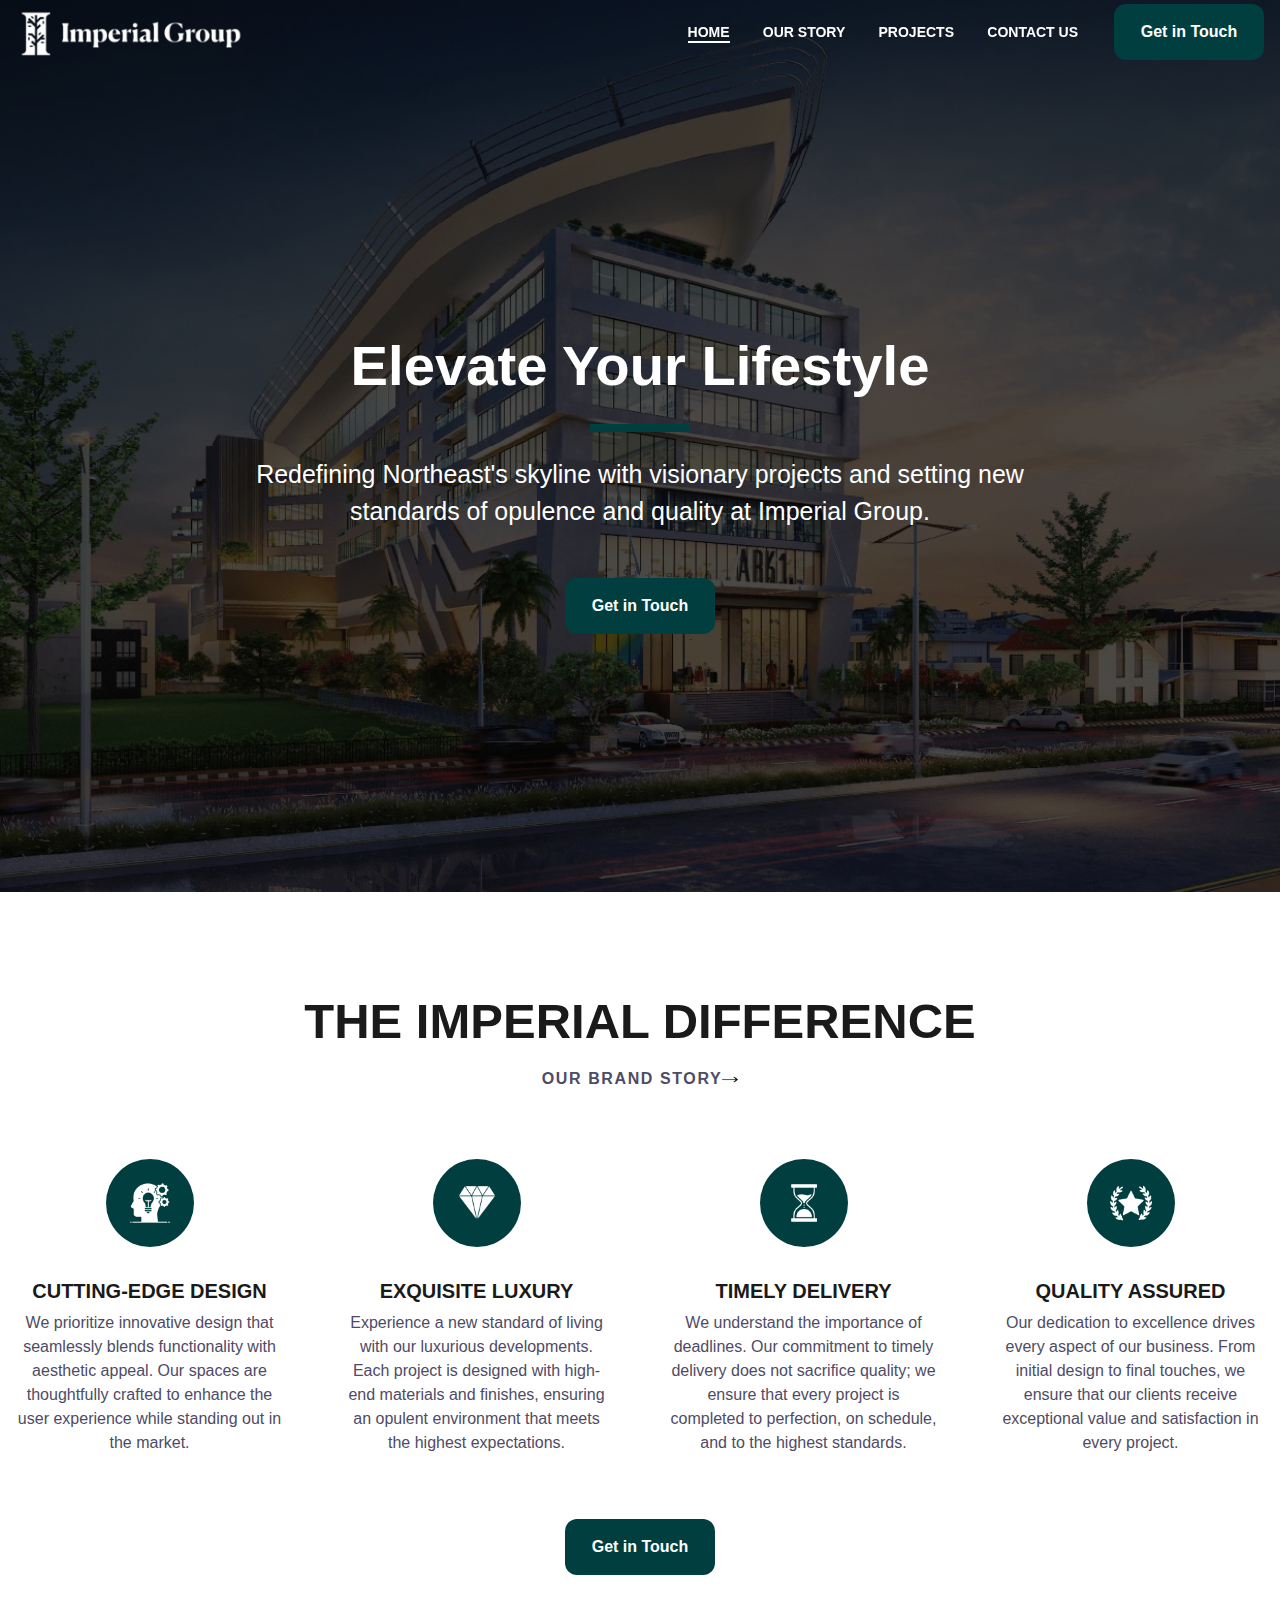
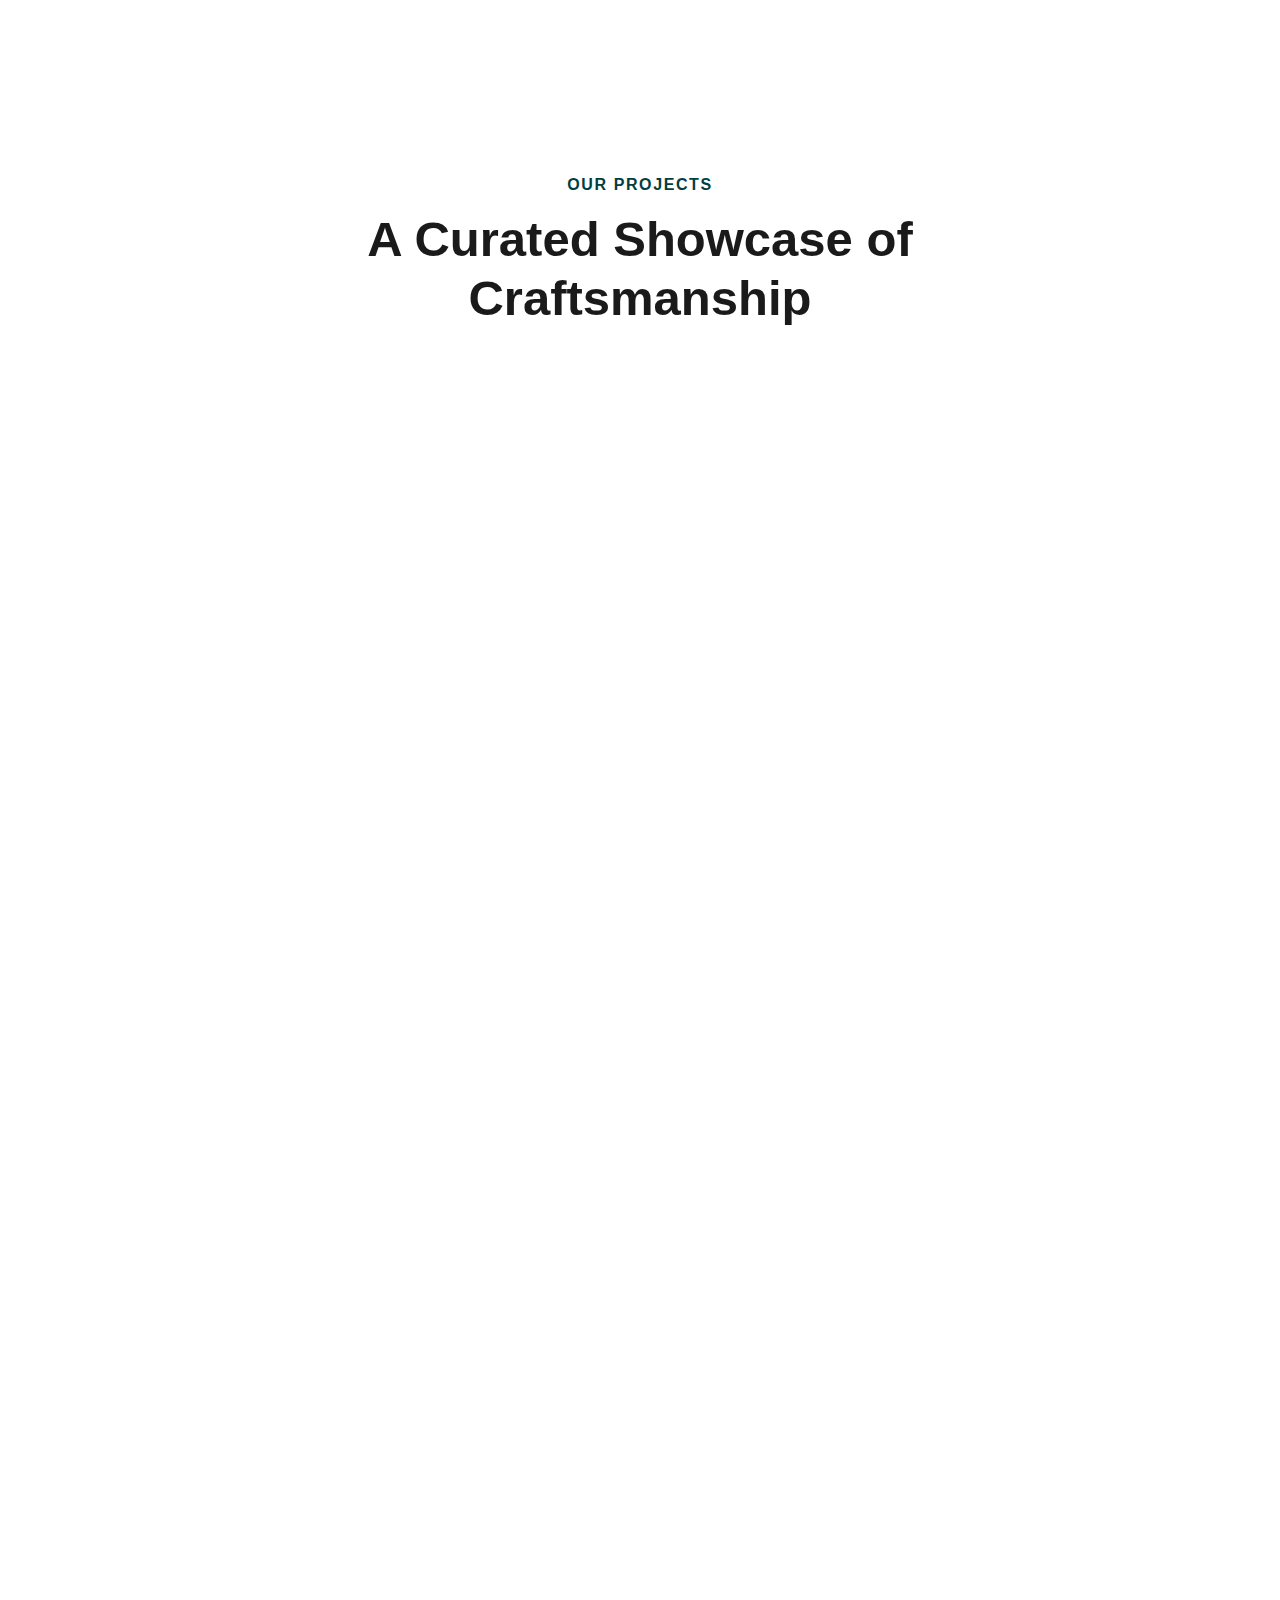
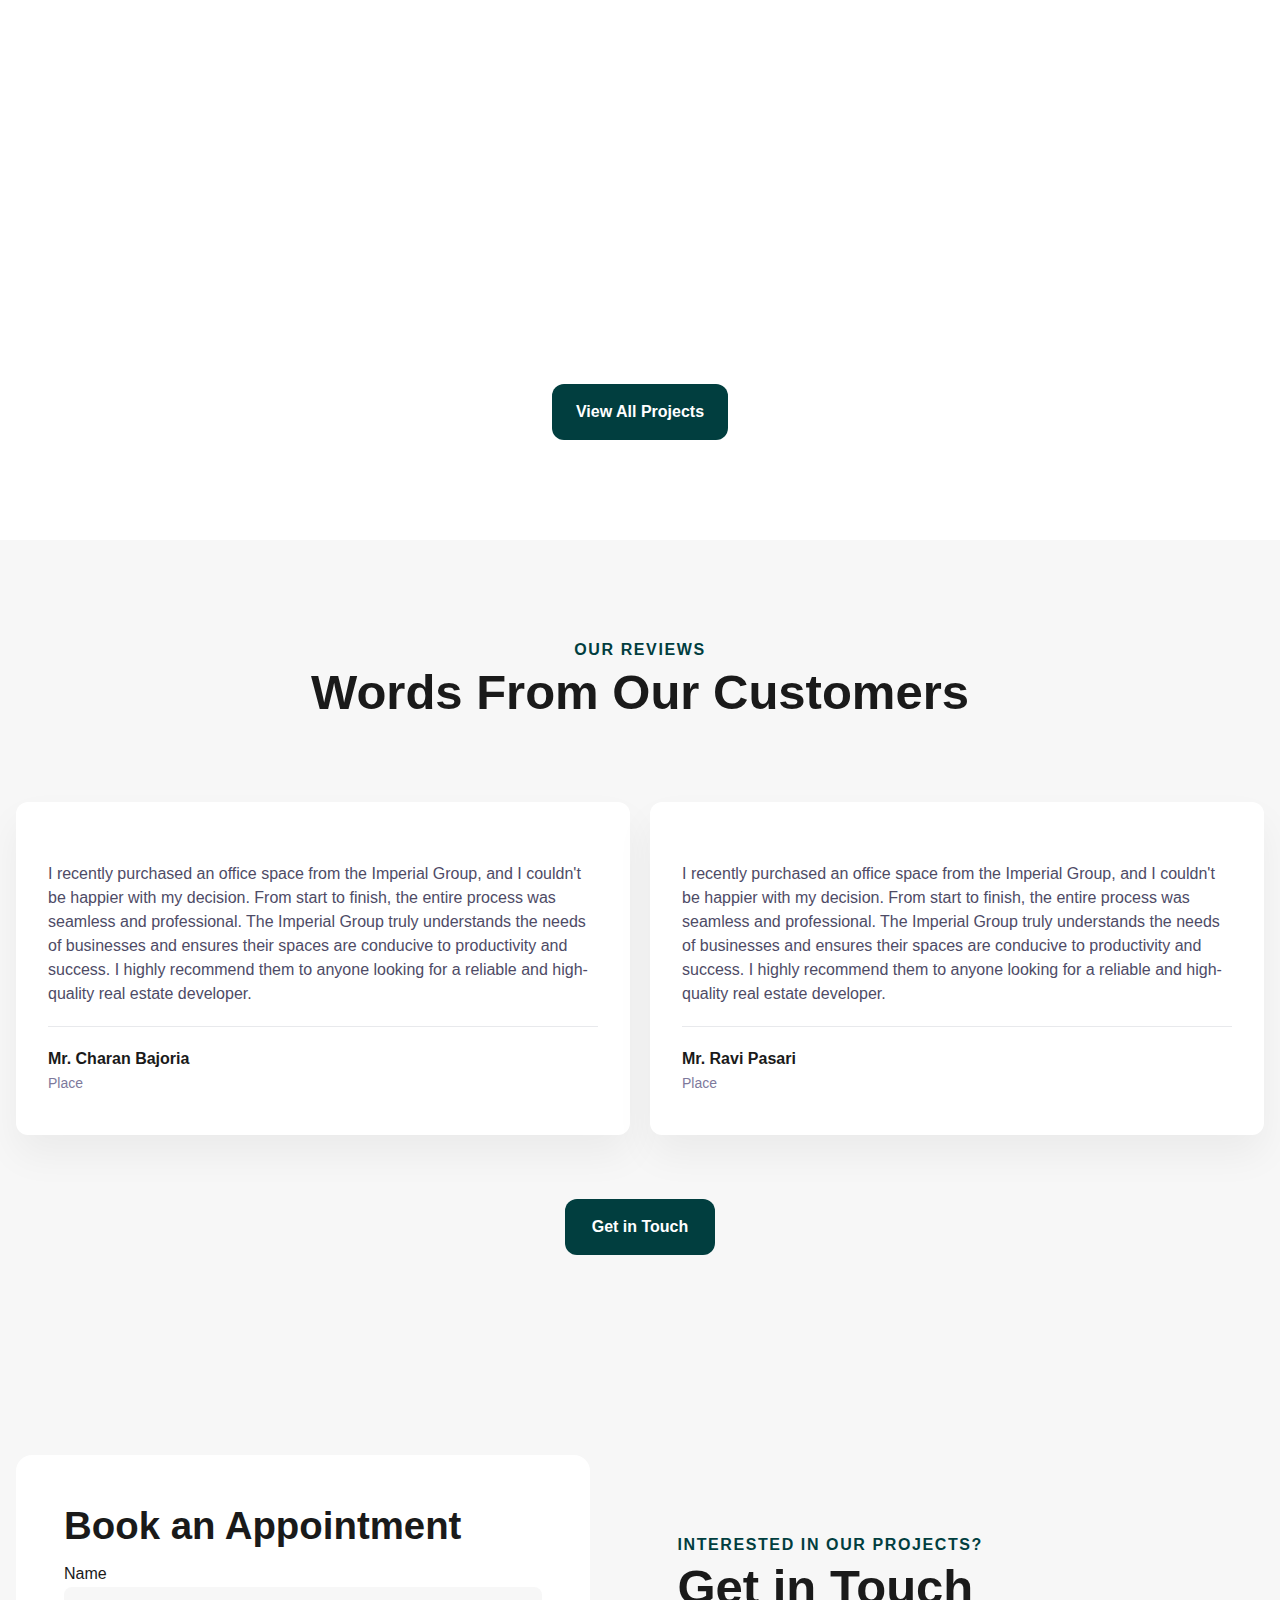
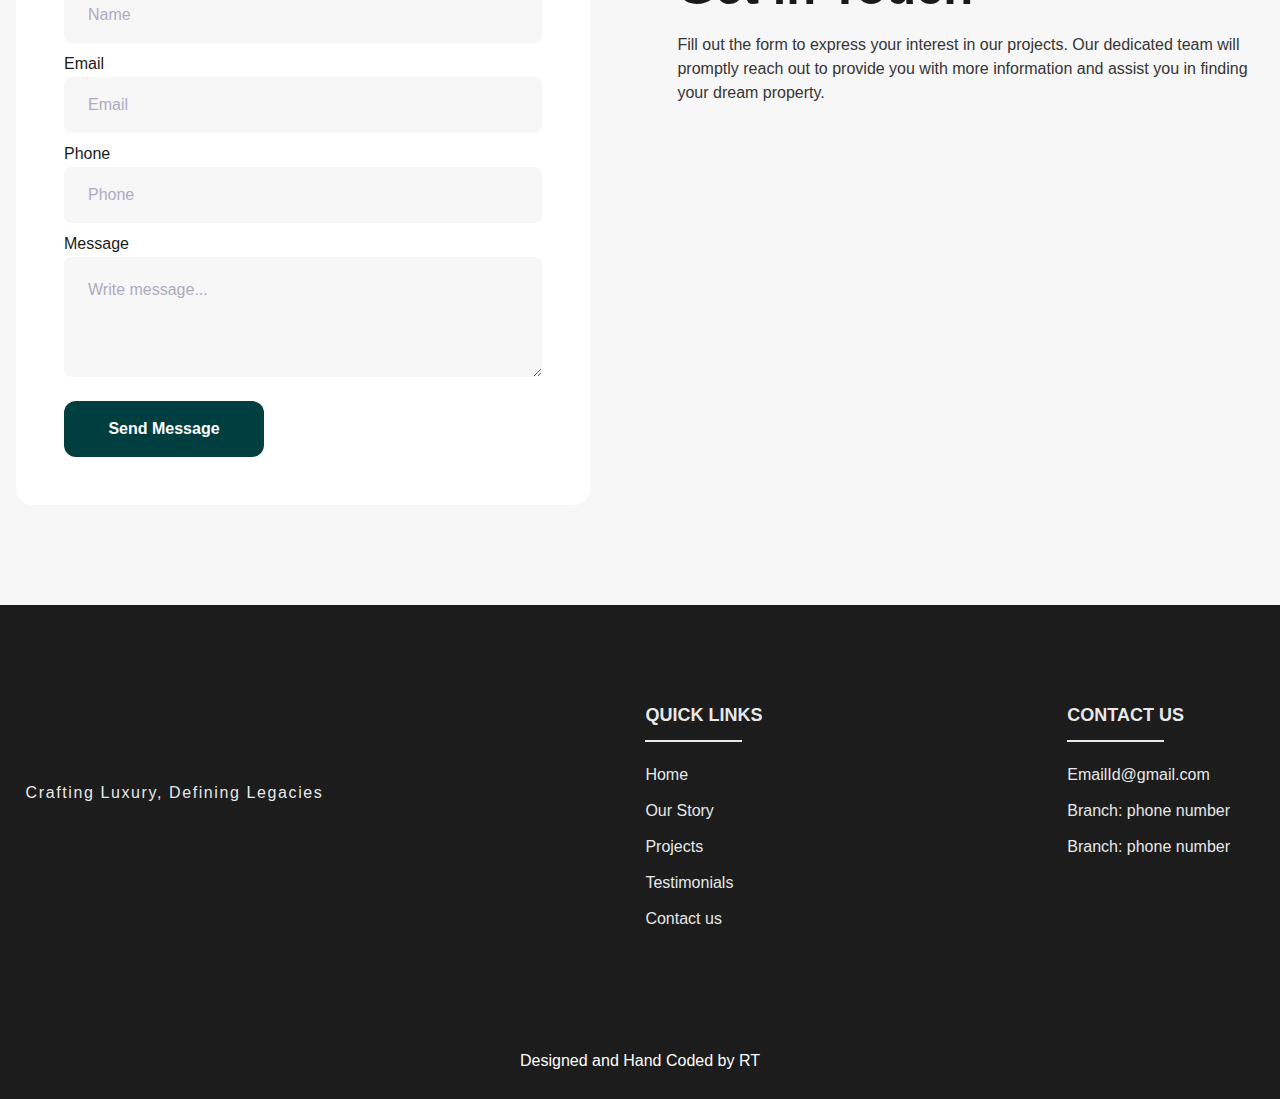
<file: index.html>
<!DOCTYPE html>
<html lang="en">

<head>
    <meta charset="UTF-8">
    <meta name="viewport" content="width=device-width, initial-scale=1.0">
    <meta name="description" content="Imperial Group Assam – Crafting Luxury, Defining Legacies">
    <meta name="keywords" content="">

    <link rel="apple-touch-icon" href="./assets/favicons/apple-touch-icon.png" sizes="180x180">
    <link rel="icon" href="./assets/favicons/favicon-32x32.png" type="image/png" sizes="32x32">
    <link rel="icon" href="./assets/favicons/favicon-16x16.png" type="image/png" sizes="16x16">
    <link rel="manifest" href="./assets/favicons/site.webmanifest">

    <link rel="preload" href="./assets/images/logo-dark.webp" as="image">
    <link rel="preload" href="./assets/images/landing.webp" as="image">
    <!--link rel="preconnect" href="https://fonts.googleapis.com">
    <link rel="preconnect" href="https://fonts.gstatic.com" crossorigin>
    <link
        href="https://fonts.googleapis.com/css2?family=Inter:ital,opsz,wght@0,14..32,100..900;1,14..32,100..900&family=Open+Sans:ital,wght@0,300..800;1,300..800&display=swap"
        rel="stylesheet"-->

    <link rel="stylesheet" href="./assets/css/root.css" media="screen">

    <link rel="stylesheet" href="./assets/css/critical.css" media="screen">
    <link rel="stylesheet" href="./assets/css/local.css" media="screen">

    <script src="./assets/js/nav.js" defer></script>

    <noscript>
        <link rel="stylesheet" href="./assets/css/root.css">
    </noscript>


    <title>Imperial Group Assam – Crafting Luxury, Defining Legacies</title>
</head>

<body>
    <header id="nav-bar">
        <div class="container"><a href="index.html" class="logo" aria-label="back to home">
                <img alt="logo" decoding="async" height="29" src="./assets/images/logo-dark.webp" width="210"
                    aria-hidden="true"></a>
            <nav class="menu-wrapper">

                <button class="toggle" aria-label="mobile menu toggle">
                    <div class="box" aria-hidden="true">
                        <span class="line line1" aria-hidden="true"></span>
                        <span class="line line2" aria-hidden="true"></span>
                        <span class="line line3" aria-hidden="true"></span>
                    </div>
                </button>

                <div class="menu">
                    <ul id="expanded" aria-expanded="false">
                        <li><a href="#" class="li-link active">Home</a></li>
                        <li><a href="./html/ourstory.html" class="li-link">Our Story</a></li>
                        <li><a href="./html/projects.html" class="li-link">Projects</a></li>
                        <li class="li"><a href="./html/contactus.html" class="li-link">Contact Us</a></li>
                    </ul>
                </div>
            </nav><a href="./html/contactus.html" class="button-solid menu-wrapper-button">Get in Touch</a>
        </div>
    </header>

    <main>

        <section id="hero">
            <div class="container">

                <h1 class="title">Elevate Your Lifestyle</h1>
                <p class="text"> Redefining Northeast's skyline with visionary projects and
                    setting new standards of opulence and quality at Imperial Group.</p>
                <a href="#book-an-appointment" class="button-solid">Get in Touch</a>
            </div>
            <picture class="background">
                <source media="(max-width: 600px)" srcset="./assets/images/landing-m.webp">
                <source media="(min-width: 601px)" srcset="./assets/images/landing.webp"><img alt="kitchen"
                    decoding="async" height="1500" src="./assets/images/landing.webp" width="2250" aria-hidden="true">
            </picture>
        </section>

        <section id="why-choose">
            <div class="container">
                <div class="content">
                    <h2 class="title">THE IMPERIAL DIFFERENCE</h2>
                    <span class="topper">
                        <a href="./html/ourstory.html" class="link">Our Brand Story <img src="./assets/images/right-arrow.webp"
                                alt="right arrow" id="right-arrow">
                        </a>
                    </span>
                </div>

                <ul class="card-group">
                    <li class="item">
                        <picture class="picture"><img alt="innovation icon" decoding="async" height="42"
                                src="./assets/images/innovation.webp" width="42" aria-hidden="true" loading="lazy">
                        </picture>
                        <h3 class="h3">CUTTING-EDGE DESIGN</h3>
                        <p class="item-text">We prioritize innovative design that seamlessly blends functionality
                            with
                            aesthetic appeal. Our spaces are thoughtfully crafted to enhance the user experience while
                            standing out in the market.</p>
                    </li>

                    <li class="item">
                        <picture class="picture"><img alt="luxury icon" decoding="async" height="42"
                                src="./assets/images/luxury.webp" width="32" aria-hidden="true" loading="lazy"></picture>
                        <h3 class="h3">EXQUISITE LUXURY</h3>
                        <p class="item-text">Experience a new standard of living with our luxurious developments.
                            Each
                            project is designed with high-end materials and finishes, ensuring an opulent environment
                            that
                            meets the highest expectations.</p>
                    </li>

                    <li class="item">
                        <picture class="picture"><img alt="timely icon" decoding="async" height="42"
                                src="./assets/images/timely.webp" width="32" aria-hidden="true" loading="lazy"></picture>
                        <h3 class="h3">TIMELY DELIVERY</h3>
                        <p class="item-text">We understand the importance of deadlines. Our commitment to timely
                            delivery
                            does not sacrifice quality; we ensure that every project is completed to perfection, on
                            schedule, and to the highest standards.</p>
                    </li>

                    <li class="item">
                        <picture class="picture"><img alt="excellence icon" decoding="async" height="42"
                                src="./assets/images/excellence.webp" width="42" aria-hidden="true" loading="lazy">
                        </picture>
                        <h3 class="h3">Quality assured</h3>
                        <p class="item-text">Our dedication to excellence drives every aspect of our business. From
                            initial design to final touches, we ensure that our clients receive
                            exceptional value and satisfaction in every project.</p>
                    </li>
                </ul><a href="#book-an-appointment" class="button-solid">Get in Touch</a>
            </div>
        </section>

        <section id="projects">
            <div class="container"><span class="topper">OUR PROJECTS</span>
                <h2 class="title">A Curated Showcase of Craftsmanship</h2>
                <div class="image-group">
                    <div class="row row-1">
                        <picture class="picture picture1">
                            <source media="(max-width: 600px)" srcset="./assets/images/mobile/Ark1.webp">
                            <source media="(min-width: 601px)" srcset="./assets/images/Ark1.webp"><img alt="ARK 1"
                                decoding="async" height="560" src="./assets/images/Ark1.webp" width="400"
                                aria-hidden="true" loading="lazy">
                        </picture>
                        <picture class="picture picture2">
                            <source media="(max-width: 600px)" srcset="./assets/images/mobile/TheImperialCenter.webp">
                            <source media="(min-width: 601px)" srcset="./assets/images/TheImperialCenter.webp"><img
                                alt="The Imperial center" decoding="async" height="560"
                                src="./assets/images/TheImperialCenter.webp" width="400" aria-hidden="true"
                                loading="lazy">
                        </picture>
                        <picture class="picture picture3">
                            <source media="(max-width: 600px)" srcset="./assets/images/mobile/ImperialEscora.webp">
                            <source media="(min-width: 601px)" srcset="./assets/images/ImperialEscora.webp"><img
                                alt="Imperial Escora" decoding="async" height="560"
                                src="./assets/images/ImperialEscora.webp" width="400" aria-hidden="true" loading="lazy">
                        </picture>
                    </div>
                    <div class="row row-2">
                        <picture class="picture picture1">
                            <source media="(max-width: 600px)" srcset="./assets/images/mobile/ImperialVista.webp">
                            <source media="(min-width: 601px)" srcset="./assets/images/ImperialVista.webp"><img
                                alt="Imperial Vista" decoding="async" height="560"
                                src="./assets/images/ImperialVista.webp" width="400" aria-hidden="true" loading="lazy">
                        </picture>
                        <picture class="picture picture2">
                            <source media="(max-width: 600px)" srcset="./assets/images/mobile/Life-360.webp">
                            <source media="(min-width: 601px)" srcset="./assets/images/Life-360.webp"><img
                                alt="Life 360" decoding="async" height="560" src="./assets/images/Life-360.webp"
                                width="400" aria-hidden="true" loading="lazy">
                        </picture>
                        <picture class="picture picture3">
                            <source media="(max-width: 600px)" srcset="./assets/images/mobile/TheAddresss.webp">
                            <source media="(min-width: 601px)" srcset="./assets/images/TheAddresss.webp"><img
                                alt="The Addresss" decoding="async" height="560" src="./assets/images/TheAddresss.webp"
                                width="400" aria-hidden="true" loading="lazy">
                        </picture>
                    </div>
                    <div class="row row-3">
                        <picture class="picture picture1">
                            <source media="(max-width: 600px)" srcset="./assets/images/mobile/TheEstate.webp">
                            <source media="(min-width: 601px)" srcset="./assets/images/TheEstate.webp"><img
                                alt="The Estate" decoding="async" height="560" src="./assets/images/TheEstate.webp"
                                width="400" aria-hidden="true" loading="lazy">
                        </picture>
                        <picture class="picture picture2">
                            <source media="(max-width: 600px)" srcset="./assets/images/mobile/TheImperialShivay.webp">
                            <source media="(min-width: 601px)" srcset="./assets/images/TheImperialShivay.webp"><img
                                alt="Imperial Shivay" decoding="async" height="560"
                                src="./assets/images/TheImperialShivay.webp" width="400" aria-hidden="true"
                                loading="lazy">
                        </picture>
                        <picture class="picture picture3">
                            <source media="(max-width: 600px)" srcset="./assets/images/mobile/TheRegus.webp">
                            <source media="(min-width: 601px)" srcset="./assets/images/TheRegus.webp"><img
                                alt="The Regus" decoding="async" height="560" src="./assets/images/TheRegus.webp"
                                width="400" aria-hidden="true" loading="lazy">
                        </picture>
                    </div>
                </div><a href="./html/projects.html" class="button-solid">View All Projects</a>
            </div>
        </section>

        <section id="testimonials">
            <div class="container">

                <div class="content"><span class="topper">Our Reviews</span>
                    <h2 class="title">Words From Our Customers</h2>
                </div>

                <ul class="card-group">
                    <li class="item">
                        <p class="item-text">I recently purchased an office space from the Imperial Group, and I
                            couldn't be happier with
                            my decision. From start to finish, the entire process was seamless and professional. The
                            Imperial Group truly understands the needs of businesses and ensures their spaces are
                            conducive to productivity and success. I highly recommend them to anyone looking for a
                            reliable and high-quality real estate developer.</p>
                        <div class="info">
                            <div class="flex-group">
                                <span class="name">Mr. Charan Bajoria</span>
                                <span class="desc">Place</span>
                            </div>
                            <img alt="stars" decoding="async" height="16"
                                src="https://csimg.nyc3.digitaloceanspaces.com/Reviews/stars-yellow.svg" width="96"
                                aria-hidden="true" loading="lazy" class="item-stars">
                        </div>
                    </li>
                    <li class="item">
                        <p class="item-text">
                            I recently purchased an office space from the Imperial Group, and I couldn't be happier with
                            my decision. From start to finish, the entire process was seamless and professional. The
                            Imperial Group truly understands the needs of businesses and ensures their spaces are
                            conducive to productivity and success. I highly recommend them to anyone looking for a
                            reliable and high-quality real estate developer. </p>
                        <div class="info">
                            <div class="flex-group">
                                <span class="name">Mr. Ravi Pasari</span>
                                <span class="desc">Place</span>
                            </div>

                            <img alt="stars" decoding="async" height="16"
                                src="https://csimg.nyc3.digitaloceanspaces.com/Reviews/stars-yellow.svg" width="96"
                                aria-hidden="true" loading="lazy" class="item-stars">
                        </div>
                    </li>
                </ul><a href="#book-an-appointment" class="button-solid" aria-label="Book an Appointment">Get in Touch</a>
            </div>
        </section>

        <section id="book-an-appointment">
            <div class="container">

                <div class="content"><span class="topper">Interested in our Projects?</span>

                    <h2 class="title">Get in Touch</h2>
                    <p>Fill out the form to express your interest in our projects. Our dedicated team will promptly
                        reach out to provide you with more information and assist you in finding your dream property.
                    </p>
                </div>

                <form class='form' id='book-form' method='post' name='Contact Form'>

                    <input type='hidden' name='form-name' value='Contact Form' >

                    <input class="hidden" name="hpfield">

                    <h3 class="h3">Book an Appointment</h3>
                    <label class="label">Name
                        <input class="input" name="name" id="name" placeholder="Name" required type="text">
                    </label>

                    <label class="label email">Email
                        <input class="input" name="email" id="email" placeholder="Email" required type="email">
                    </label>

                    <label class="label phone">Phone
                        <input class="input" name="phone" id="phone" placeholder="Phone" required type="number">
                    </label>

                    <label class="label">Message
                        <textarea class="input textarea" id="message" name="Message"
                            placeholder="Write message..." required></textarea>
                    </label>

                    <button class="button-solid submit" type="submit">Send
                        Message</button>
                </form>
            </div>
        </section>

    </main>

    <footer id="footer">
        <div class="container">
            <div class="left-section">
                <a href="#" class="logo"><img alt="logo" decoding="async" height="78" src="./assets/images/logo-white.webp"
                        width="264" loading="lazy">
                </a>

                <p class="text">Crafting Luxury, Defining Legacies</p>
 
                <div class="socials">
                    <a href="#" class="socials-link" aria-label="visit facebook profile" rel="noopener" target="_blank">
                        <img alt="facebook" decoding="async" height="11" src="./assets/images/socials/facebook.png" width="6"
                            aria-hidden="true" loading="lazy" class="socials-img">
                    </a>

                    <a href="#" class="socials-link"
                        aria-label="visit instagram profile" rel="noopener" target="_blank">
                        <img alt="instagram"
                            decoding="async" height="11" src="./assets/images/socials/instagram.png" width="11" aria-hidden="true"
                            loading="lazy" class="socials-img">
                    </a>

                    <a href="#" class="socials-link"
                        aria-label="visit LinkedIn profile" rel="noopener" target="_blank">
                        <img alt="linkedin"
                            decoding="async" height="11" src="./assets/images/socials/linkedin.png" width="11" aria-hidden="true"
                            loading="lazy" class="socials-img">
                    </a>

                </div>
            </div>

            <div class="right-section">
                <div class="lists">
                    <ul>
                        <li>
                            <h2>Quick Links</h2>
                        </li>
                        <li><a href="#">Home</a></li>
                        <li><a href="./html/ourstory.html">Our Story</a></li>
                        <li><a href="./html/projects.html">Projects</a></li>
                        <li><a href="#testimonials">Testimonials</a></li>
                        <li><a href="#book-an-appointment">Contact us</a></li>
                    </ul>
                    <ul>
                        <li>
                            <h2>Contact us</h2>
                        </li>
                        <li>EmailId@gmail.com</li>
                        <li>Branch: phone number</li>
                        <li>Branch: phone number</li>
                        <li>
                            <span><img src="./assets/images/builders-association.webp" alt="Builder's association of India logo" width="225" height="225" loading="lazy" decoding="async" class="association-img"></span>
                            <span><img src="./assets/images/areda.webp" alt="Areida Logo" width="225" height="225" loading="lazy" decoding="async" class="association-img"></span>
                        </li>
                    </ul>
                </div>
            </div>
        </div>
        <div class="credit">Designed and Hand Coded by RT</div>
    </footer>

</body>

</html>
</file>
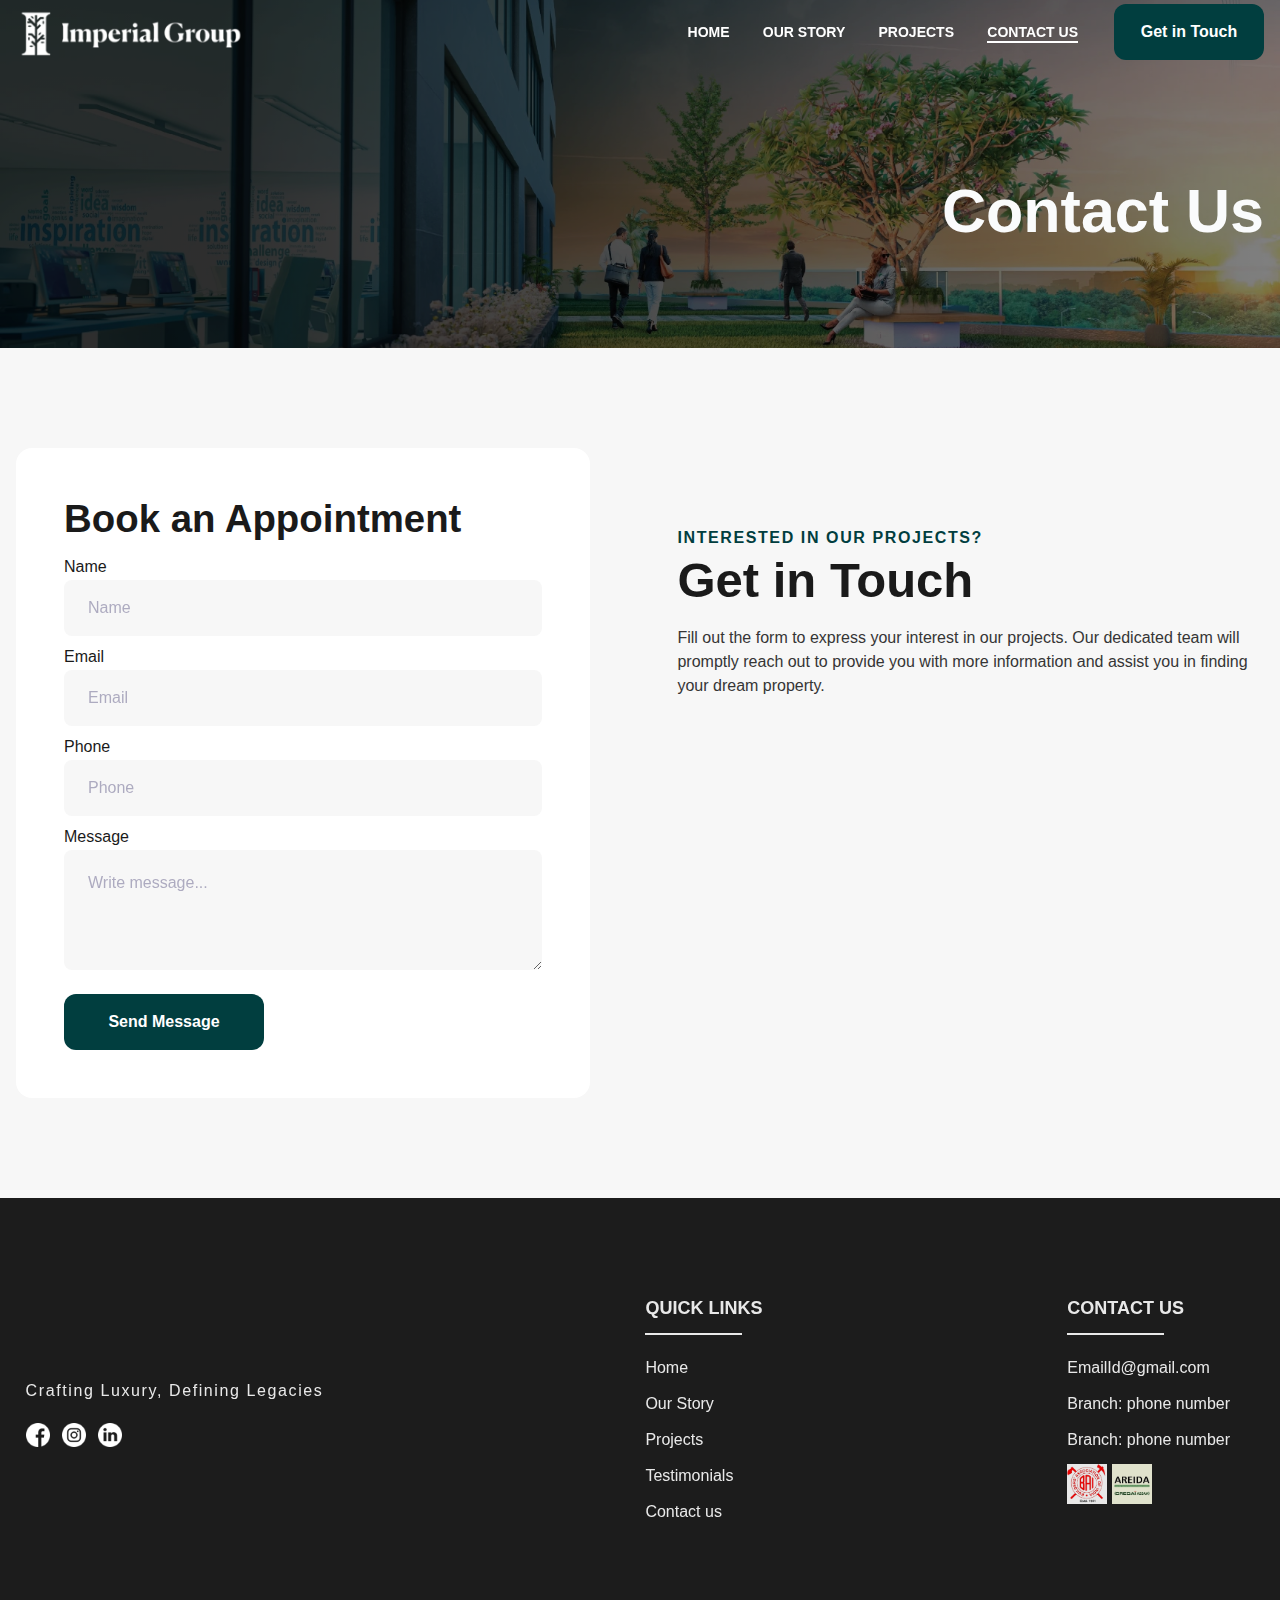
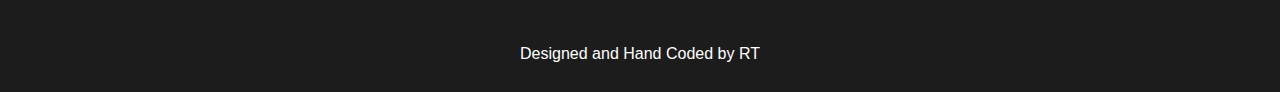
<file: html/contactus.html>
<!DOCTYPE html>
<html lang="en">

<head>
    <meta charset="UTF-8">
    <meta name="viewport" content="width=device-width, initial-scale=1.0">
    <meta name="description" content="Imperial Group Assam – Crafting Luxury, Defining Legacies">
    <meta name="keywords" content="">

    <link rel="apple-touch-icon" href="../assets/favicons/apple-touch-icon.png" sizes="180x180">
    <link rel="icon" href="../assets/favicons/favicon-32x32.png" type="image/png" sizes="32x32">
    <link rel="icon" href="../assets/favicons/favicon-16x16.png" type="image/png" sizes="16x16">
    <link rel="manifest" href="../assets/favicons/site.webmanifest">

    <link rel="preload" href="../assets/images/logo-dark.webp" as="image">
    <link rel="preload" href="../assets/images/landing.webp" as="image">
    <!--link rel="preconnect" href="https://fonts.googleapis.com">
    <link rel="preconnect" href="https://fonts.gstatic.com" crossorigin>
    <link
        href="https://fonts.googleapis.com/css2?family=Inter:ital,opsz,wght@0,14..32,100..900;1,14..32,100..900&family=Open+Sans:ital,wght@0,300..800;1,300..800&display=swap"
        rel="stylesheet"-->

    <link rel="stylesheet" href="../assets/css/root.css" media="screen">

    <script src="../assets/js/nav.js" defer></script>

    <noscript>
        <link rel="stylesheet" href="../assets/css/root.css" media="screen">
    </noscript>


    <title>Imperial Group Assam – Crafting Luxury, Defining Legacies</title>
</head>

<body>
    <header id="nav-bar">
        <div class="container"><a href="../index.html" class="logo" aria-label="back to home">
                <img alt="logo" decoding="async" height="29" src="../assets/images/logo-dark.webp" width="210"
                    aria-hidden="true"></a>
            <nav class="menu-wrapper">

                <button class="toggle" aria-label="mobile menu toggle">
                    <div class="box" aria-hidden="true">
                        <span class="line line1" aria-hidden="true"></span>
                        <span class="line line2" aria-hidden="true"></span>
                        <span class="line line3" aria-hidden="true"></span>
                    </div>
                </button>

                <div class="menu">
                    <ul id="expanded" aria-expanded="false">
                        <li><a href="../index.html" class="li-link">Home</a></li>
                        <li><a href="../html/ourstory.html" class="li-link">Our Story</a></li>
                        <li><a href="./projects.html" class="li-link">Projects</a></li>
                        <li class="li"><a href="#book-an-appointment" class="li-link active">Contact Us</a></li>
                    </ul>
                </div>
            </nav><a href="#book-an-appointment" class="button-solid menu-wrapper-button">Get in Touch</a>
        </div>
    </header>

    <main id="main">

        <div id="banner">
            <div class="container">
                <h1><span class="int-title">Contact Us</span></h1>
            </div>
            <picture class="background">
                <source media="(max-width: 600px)" srcset="../assets/images/mobile/ourStory-banner.webp">
                <source media="(min-width: 601px)" srcset="../assets/images/ourStory-banner.webp"><img
                    alt="garden background" decoding="async" height="568" src="../assets/images/ourStory-banner.webp"
                    width="1280" aria-hidden="true" loading="lazy">
            </picture>
        </div>

        <section id="book-an-appointment">
            <div class="container">

                <div class="content"><span class="topper">Interested in our Projects?</span>

                    <h2 class="title">Get in Touch</h2>
                    <p>Fill out the form to express your interest in our projects. Our dedicated team will promptly
                        reach out to provide you with more information and assist you in finding your dream property.
                    </p>
                </div>

                <form class='form' id='book-form' method='post' name='Contact Form'>

                    <input type='hidden' name='form-name' value='Contact Form'>

                    <input class="hidden" name="hpfield">

                    <h3 class="h3">Book an Appointment</h3>
                    <label class="label">Name
                        <input class="input" name="name" id="name" placeholder="Name" required type="text">
                    </label>

                    <label class="label email">Email
                        <input class="input" name="email" id="email" placeholder="Email" required type="email">
                    </label>

                    <label class="label phone">Phone
                        <input class="input" name="phone" id="phone" placeholder="Phone" required type="number">
                    </label>

                    <label class="label">Message
                        <textarea class="input textarea" id="message" name="Message"
                            placeholder="Write message..." required></textarea>
                    </label>

                    <button class="button-solid submit" type="submit">Send
                        Message</button>
                </form>
            </div>
        </section>


    </main>

    <footer id="footer">
        <div class="container">
            <div class="left-section">
                <a href="../index.html" class="logo"><img alt="logo" decoding="async" height="78"
                        src="../assets/images/logo-white.webp" width="264" loading="lazy">
                </a>

                <p class="text">Crafting Luxury, Defining Legacies</p>

                <div class="socials">
                    <a href="#" class="socials-link" aria-label="visit facebook profile" rel="noopener" target="_blank">
                        <img alt="facebook" decoding="async" height="11" src="../assets/images/socials/facebook.png"
                            width="6" aria-hidden="true" loading="lazy" class="socials-img">
                    </a>

                    <a href="#" class="socials-link" aria-label="visit instagram profile" rel="noopener"
                        target="_blank">
                        <img alt="instagram" decoding="async" height="11" src="../assets/images/socials/instagram.png"
                            width="11" aria-hidden="true" loading="lazy" class="socials-img">
                    </a>

                    <a href="#" class="socials-link" aria-label="visit LinkedIn profile" rel="noopener" target="_blank">
                        <img alt="linkedin" decoding="async" height="11" src="../assets/images/socials/linkedin.png"
                            width="11" aria-hidden="true" loading="lazy" class="socials-img">
                    </a>

                </div>
            </div>

            <div class="right-section">
                <div class="lists">
                    <ul>
                        <li>
                            <h2>Quick Links</h2>
                        </li>
                        <li><a href="../index.html">Home</a></li>
                        <li><a href="../html/ourstory.html">Our Story</a></li>
                        <li><a href="./projects.html">Projects</a></li>
                        <li><a href="../index.html#testimonials">Testimonials</a></li>
                        <li><a href="#book-an-appointment">Contact us</a></li>
                    </ul>
                    <ul>
                        <li>
                            <h2>Contact us</h2>
                        </li>
                        <li>EmailId@gmail.com</li>
                        <li>Branch: phone number</li>
                        <li>Branch: phone number</li>
                        <li>
                            <span><img src="../assets/images/builders-association.webp"
                                    alt="Builder's association of India logo" width="225" height="225" loading="lazy"
                                    decoding="async" class="association-img"></span>
                            <span><img src="../assets/images/areda.webp" alt="Areida Logo" width="225" height="225"
                                    loading="lazy" decoding="async" class="association-img"></span>
                        </li>
                    </ul>
                </div>
            </div>
        </div>
        <div class="credit">Designed and Hand Coded by RT</div>
    </footer>

</body>

</html>
</file>
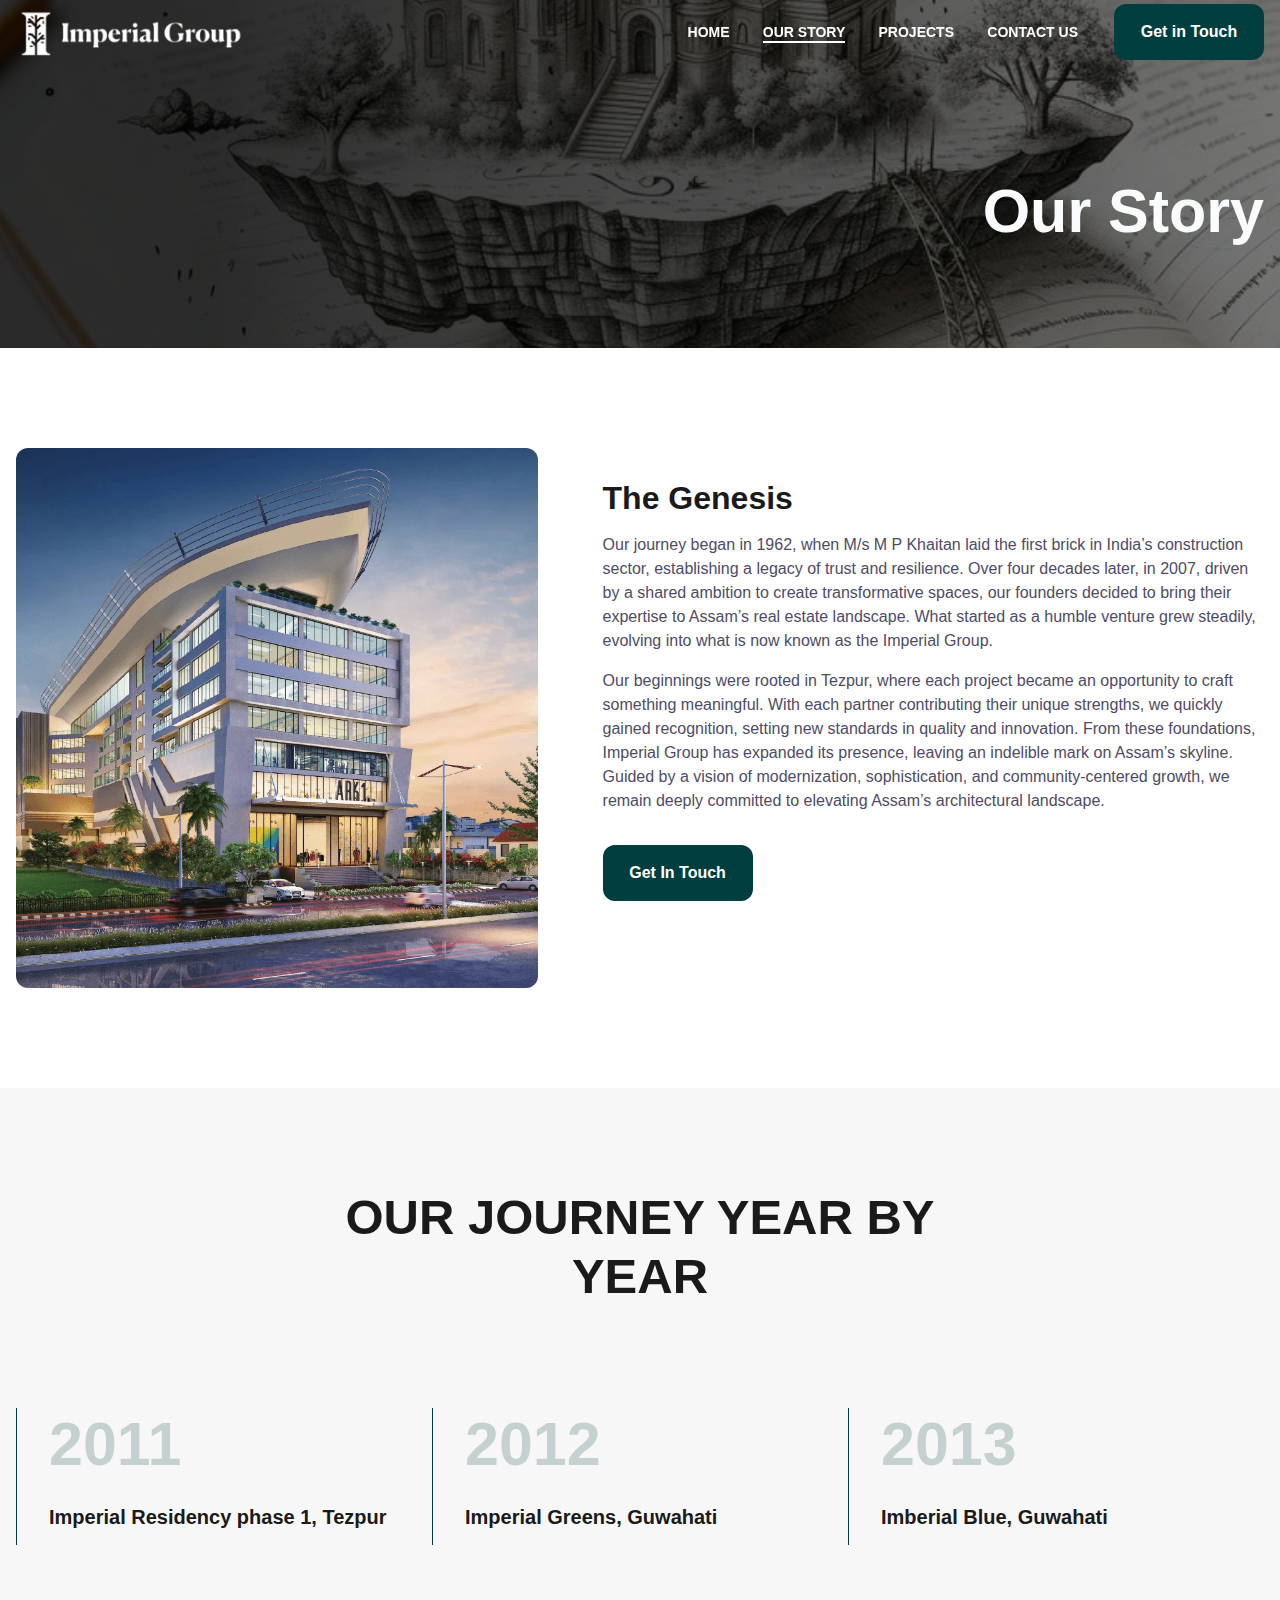
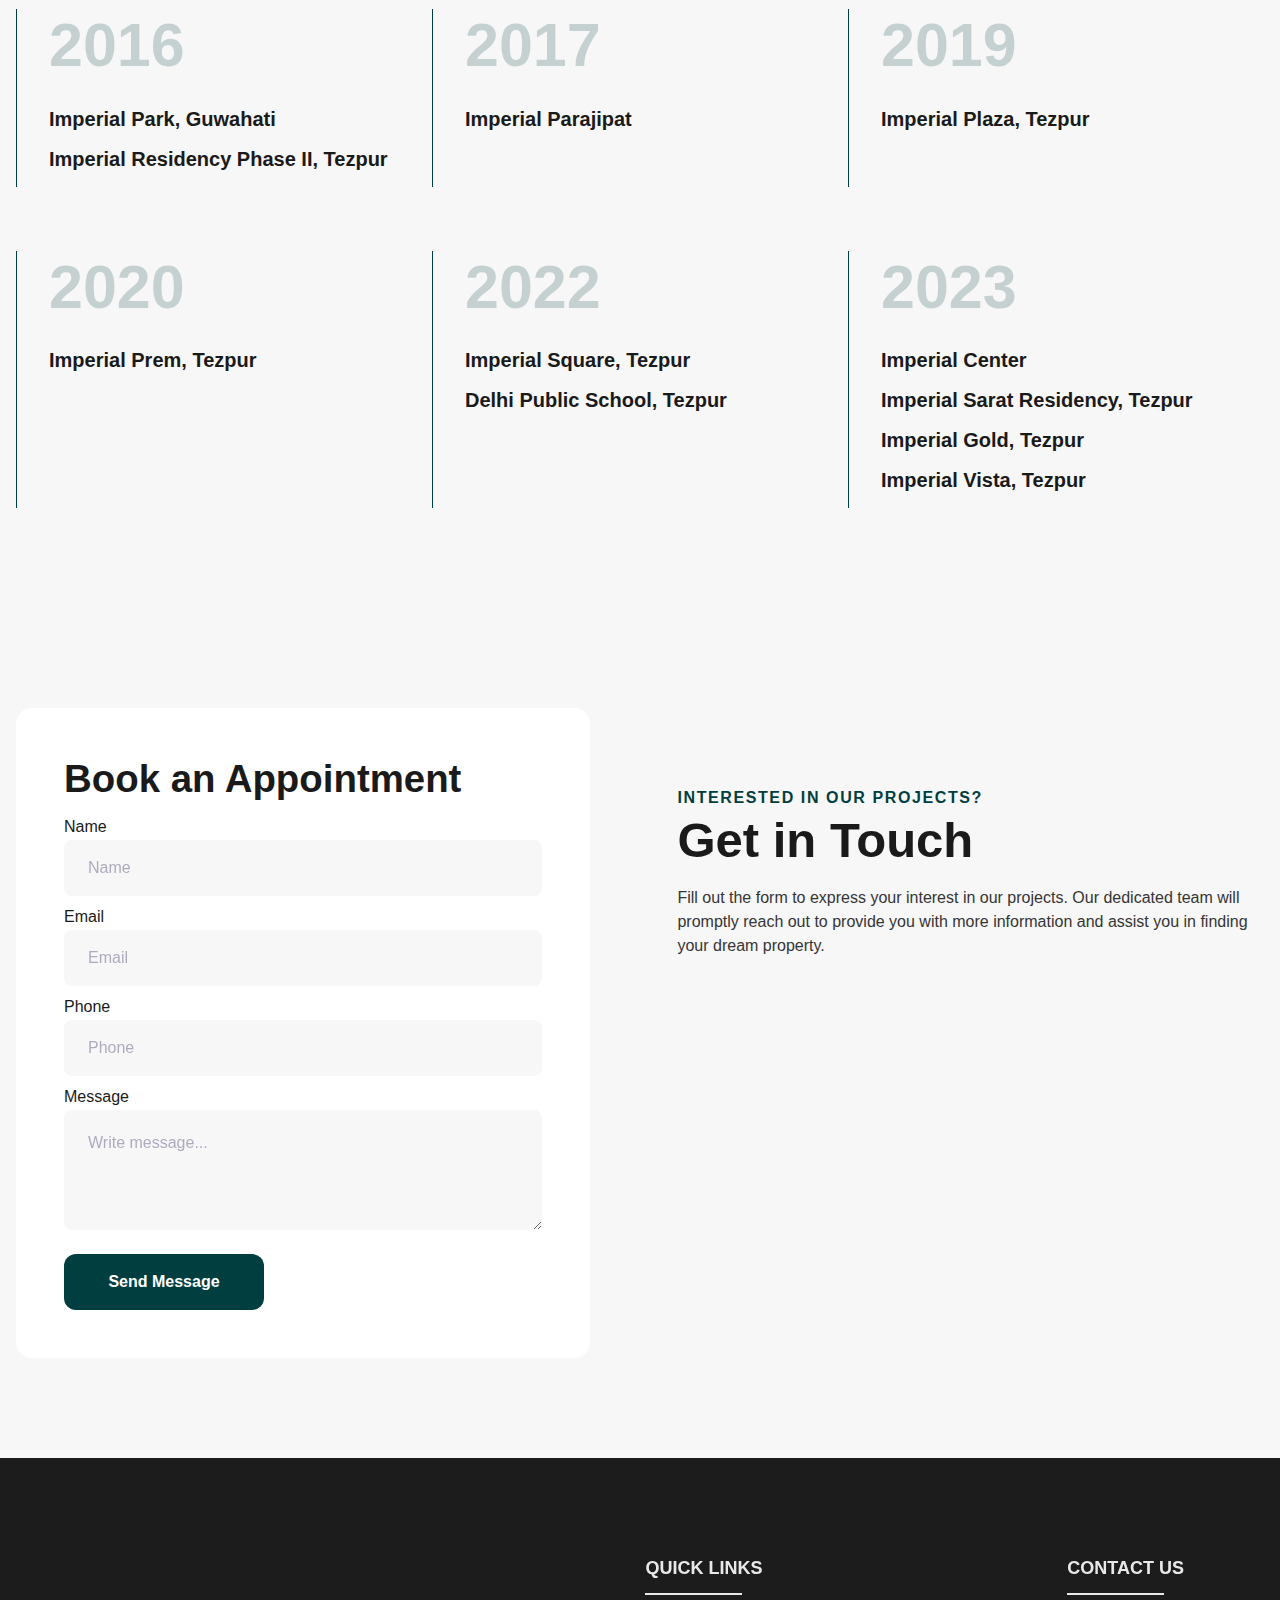
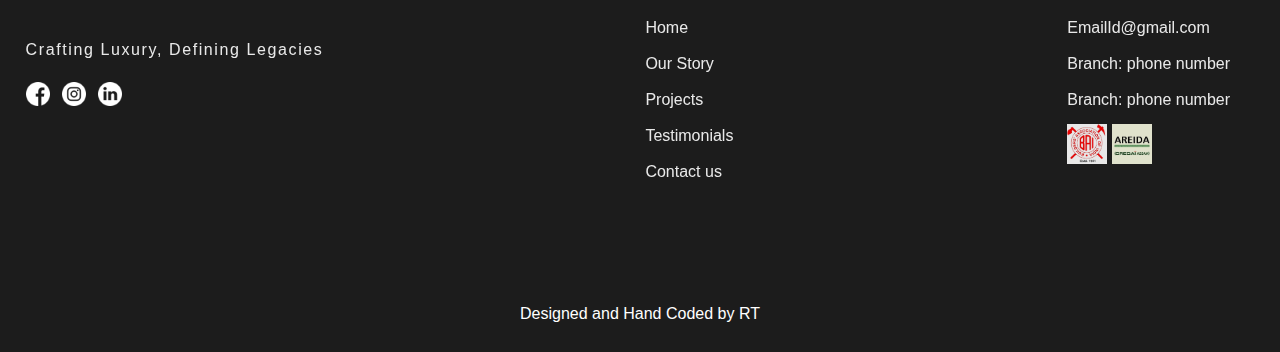
<file: html/ourstory.html>
<!DOCTYPE html>
<html lang="en">

<head>
    <meta charset="UTF-8">
    <meta name="viewport" content="width=device-width, initial-scale=1.0">
    <meta name="description" content="Imperial Group Assam – Crafting Luxury, Defining Legacies">
    <meta name="keywords" content="">

    <link rel="apple-touch-icon" href="../assets/favicons/apple-touch-icon.png" sizes="180x180">
    <link rel="icon" href="../assets/favicons/favicon-32x32.png" type="image/png" sizes="32x32">
    <link rel="icon" href="../assets/favicons/favicon-16x16.png" type="image/png" sizes="16x16">
    <link rel="manifest" href="../assets/favicons/site.webmanifest">

    <link rel="preload" href="../assets/images/logo-dark.webp" as="image">
    <link rel="preload" href="../assets/images/landing.webp" as="image">
    <!--link rel="preconnect" href="https://fonts.googleapis.com">
    <link rel="preconnect" href="https://fonts.gstatic.com" crossorigin>
    <link
        href="https://fonts.googleapis.com/css2?family=Inter:ital,opsz,wght@0,14..32,100..900;1,14..32,100..900&family=Open+Sans:ital,wght@0,300..800;1,300..800&display=swap"
        rel="stylesheet"-->

    <link rel="stylesheet" href="../assets/css/root.css" media="screen">

    <script src="../assets/js/nav.js" defer></script>

    <noscript>
        <link rel="stylesheet" href="../assets/css/root.css" media="screen">
    </noscript>


    <title>Imperial Group Assam – Crafting Luxury, Defining Legacies</title>
</head>

<body>
    <header id="nav-bar">
        <div class="container"><a href="../index.html" class="logo" aria-label="back to home">
                <img alt="logo" decoding="async" height="29" src="../assets/images/logo-dark.webp" width="210"
                    aria-hidden="true"></a>
            <nav class="menu-wrapper">

                <button class="toggle" aria-label="mobile menu toggle">
                    <div class="box" aria-hidden="true">
                        <span class="line line1" aria-hidden="true"></span>
                        <span class="line line2" aria-hidden="true"></span>
                        <span class="line line3" aria-hidden="true"></span>
                    </div>
                </button>

                <div class="menu">
                    <ul id="expanded" aria-expanded="false">
                        <li><a href="../index.html" class="li-link">Home</a></li>
                        <li><a href="#" class="li-link active">Our Story</a></li>
                        <li><a href="./projects.html" class="li-link">Projects</a></li>
                        <li class="li"><a href="./contactus.html" class="li-link">Contact Us</a></li>
                    </ul>
                </div>
            </nav><a href="#book-an-appointment" class="button-solid menu-wrapper-button">Get in Touch</a>
        </div>
    </header>

    <main id="main">

        <div id="banner">
            <div class="container">
                <h1><span class="int-title">Our Story</span></h1>
            </div>
            <picture class="background">
                <source media="(max-width: 600px)" srcset="../assets/images/banner-ourstory.webp">
                <source media="(min-width: 601px)" srcset="../assets/images/banner-ourstory.webp"><img
                    alt="garden background" decoding="async" height="568" src="../assets/images/banner-ourstory.webp"
                    width="1280" aria-hidden="true" loading="lazy">
            </picture>
        </div>

        <section id="genesis">
            <div class="container">
                <div class="image-group">
                    <picture class="background">
                        <source media="(max-width: 600px)" srcset="../assets/images/landing-m.webp">
                        <source media="(min-width: 601px)" srcset="../assets/images/landing.webp"><img alt="landing"
                            decoding="async" height="496" src="../assets/images/landing.webp" width="558"
                            aria-hidden="true" loading="lazy">
                    </picture>
                </div>
                <div class="content">
                    <h2>The Genesis</h2>
                    <p>Our journey began in 1962, when M/s M P Khaitan laid the first brick in India’s construction
                        sector, establishing a legacy of trust and resilience. Over four decades later, in 2007, driven
                        by a shared ambition to create transformative spaces, our founders decided to bring their
                        expertise to Assam’s real estate landscape. What started as a humble venture grew steadily,
                        evolving into what is now known as the Imperial Group.</p>

                    <p>Our beginnings were rooted in Tezpur, where each project became an opportunity to craft
                        something meaningful. With each partner contributing their unique strengths, we quickly gained
                        recognition, setting new standards in quality and innovation. From these foundations, Imperial
                        Group has expanded its presence, leaving an indelible mark on Assam’s skyline. Guided by a
                        vision of modernization, sophistication, and community-centered growth, we remain deeply
                        committed to elevating Assam’s architectural landscape.</p>

                    <div class="button-group"><a href="#book-an-appointment" class="button-solid">Get In Touch</a></div>
                </div>
            </div>
        </section>

        <section id="journey">
            <div class="container">

                <div class="content">
                    <h2 class="title">OUR JOURNEY YEAR BY YEAR</h2>
                </div>

                <ul class="card-group">
                    <li class="item">

                        <span class="number">2011</span>
                        <h3 class="h3">Imperial Residency phase 1, Tezpur</h3>
                        <p class="item-text"></p>
                    </li>

                    <li class="item">

                        <span class="number">2012</span>
                        <h3 class="h3">Imperial Greens, Guwahati</h3>
                        <p class="item-text"></p>
                    </li>

                    <li class="item">

                        <span class="number">2013</span>
                        <h3 class="h3">Imberial Blue, Guwahati</h3>
                        <p class="item-text"></p>
                    </li>
                </ul>

                <ul class="card-group">

                    <li class="item">

                        <span class="number">2016</span>
                        <h3 class="h3">Imperial Park, Guwahati</h3>
                        <h3 class="h3">Imperial Residency Phase II, Tezpur</h3>
                        <p class="item-text"></p>
                    </li>

                    <li class="item">

                        <span class="number">2017</span>
                        <h3 class="h3">Imperial Parajipat</h3>
                        <p></p>
                    </li>

                    <li class="item">

                        <span class="number">2019</span>
                        <h3 class="h3">Imperial Plaza, Tezpur</h3>
                        <p class="item-text"></p>
                    </li>
                </ul>

                <ul class="card-group">

                    <li class="item">

                        <span class="number">2020</span>
                        <h3 class="h3">Imperial Prem, Tezpur</h3>
                        <p class="item-text"></p>
                    </li>
                    <li class="item">

                        <span class="number">2022</span>
                        <h3 class="h3">Imperial Square, Tezpur</h3>
                        <h3 class="h3">Delhi Public School, Tezpur</h3>
                    </li>
                    <li class="item">

                        <span class="number">2023</span>
                        <h3 class="h3">Imperial Center</h3>
                        <h3 class="h3">Imperial Sarat Residency, Tezpur</h3>
                        <h3 class="h3">Imperial Gold, Tezpur</h3>
                        <h3 class="h3">Imperial Vista, Tezpur</h3>
                        <p class="item-text"></p>
                    </li>

                </ul>
            </div>
        </section>

        <section id="book-an-appointment">
            <div class="container">

                <div class="content"><span class="topper">Interested in our Projects?</span>

                    <h2 class="title">Get in Touch</h2>
                    <p>Fill out the form to express your interest in our projects. Our dedicated team will promptly
                        reach out to provide you with more information and assist you in finding your dream property.
                    </p>
                </div>

                <form class='form' id='book-form' method='post' name='Contact Form'>

                    <input type='hidden' name='form-name' value='Contact Form'>

                    <input class="hidden" name="hpfield">

                    <h3 class="h3">Book an Appointment</h3>
                    <label class="label">Name
                        <input class="input" name="name" id="name" placeholder="Name" required type="text">
                    </label>

                    <label class="label email">Email
                        <input class="input" name="email" id="email" placeholder="Email" required type="email">
                    </label>

                    <label class="label phone">Phone
                        <input class="input" name="phone" id="phone" placeholder="Phone" required type="number">
                    </label>

                    <label class="label">Message
                        <textarea class="input textarea" id="message" name="Message"
                            placeholder="Write message..." required></textarea>
                    </label>

                    <button class="button-solid submit" type="submit">Send
                        Message</button>
                </form>
            </div>
        </section>


    </main>

    <footer id="footer">
        <div class="container">
            <div class="left-section">
                <a href="../index.html" class="logo"><img alt="logo" decoding="async" height="78"
                        src="../assets/images/logo-white.webp" width="264" loading="lazy">
                </a>

                <p class="text">Crafting Luxury, Defining Legacies</p>

                <div class="socials">
                    <a href="#" class="socials-link" aria-label="visit facebook profile" rel="noopener" target="_blank">
                        <img alt="facebook" decoding="async" height="11" src="../assets/images/socials/facebook.png"
                            width="6" aria-hidden="true" loading="lazy" class="socials-img">
                    </a>

                    <a href="#" class="socials-link" aria-label="visit instagram profile" rel="noopener"
                        target="_blank">
                        <img alt="instagram" decoding="async" height="11" src="../assets/images/socials/instagram.png"
                            width="11" aria-hidden="true" loading="lazy" class="socials-img">
                    </a>

                    <a href="#" class="socials-link" aria-label="visit LinkedIn profile" rel="noopener" target="_blank">
                        <img alt="linkedin" decoding="async" height="11" src="../assets/images/socials/linkedin.png"
                            width="11" aria-hidden="true" loading="lazy" class="socials-img">
                    </a>

                </div>
            </div>

            <div class="right-section">
                <div class="lists">
                    <ul>
                        <li>
                            <h2>Quick Links</h2>
                        </li>
                        <li><a href="../index.html">Home</a></li>
                        <li><a href="#">Our Story</a></li>
                        <li><a href="./projects.html">Projects</a></li>
                        <li><a href="../index.html#testimonials">Testimonials</a></li>
                        <li><a href="#book-an-appointment">Contact us</a></li>
                    </ul>
                    <ul>
                        <li>
                            <h2>Contact us</h2>
                        </li>
                        <li>EmailId@gmail.com</li>
                        <li>Branch: phone number</li>
                        <li>Branch: phone number</li>
                        <li>
                            <span><img src="../assets/images/builders-association.webp"
                                    alt="Builder's association of India logo" width="225" height="225" loading="lazy"
                                    decoding="async" class="association-img"></span>
                            <span><img src="../assets/images/areda.webp" alt="Areida Logo" width="225" height="225"
                                    loading="lazy" decoding="async" class="association-img"></span>
                        </li>
                    </ul>
                </div>
            </div>
        </div>
        <div class="credit">Designed and Hand Coded by RT</div>
    </footer>

</body>

</html>
</file>
<file: assets/css/root.css>
@media only screen and (min-width: 0em) {
     :root {
         --primary: #013E3F;
         --primaryLight: #013E3F;
         --secondary: #001f3f;
         --secondaryLight: #001f3f;
         --headerColor: #1a1a1a;
         --bodyTextColor: #4e4b66;
         --bodyTextColorWhite: #fafbfc;
         --topperFontSize: clamp(0.8125rem, 1.6vw, 1rem);
         --headerFontSize: clamp(1.9375rem, 3.9vw, 3.0625rem);
         --bodyFontSize: 1rem;
         --sectionPadding: clamp(3.75rem, 7.82vw, 6.25rem) 1rem;
     }

     .hidden {
         display: none;
     }

     .topper {
         font-size: var(--topperFontSize);
         line-height: 1.2em;
         text-transform: uppercase;
         text-align: inherit;
         letter-spacing: 0.1em;
         font-weight: 700;
         color: var(--primary);
         margin-bottom: 0.25rem;
         display: block;
         font-family: "Inter", "Arial", sans-serif;
     }

     #right-arrow {
         height: .7rem;
         width: 1rem;
     }

     .title {
         font-size: var(--headerFontSize);
         font-weight: 900;
         line-height: 1.2em;
         text-align: inherit;
         max-width: 43.75rem;
         margin: 0 0 1rem 0;
         color: var(--headerColor);
         position: relative;
         font-family: "Inter", "Arial", sans-serif;
     }

     .text {
         font-size: var(--bodyFontSize);
         line-height: 1.5em;
         text-align: inherit;
         width: 100%;
         max-width: 40.625rem;
         margin: 0;
         color: var(--bodyTextColor);
     }

     .button-solid {
         font-size: 1rem;
         line-height: clamp(2.875rem, 5.5vw, 3.5rem);
         text-decoration: none;
         font-weight: 700;
         text-align: center;
         margin: 0;
         color: #fff;
         min-width: 9.375rem;
         padding: 0 1.5rem;
         background-color: var(--primary);
         border-radius: 0.75rem;
         display: inline-block;
         position: relative;
         z-index: 1;
         box-sizing: border-box;
     }

     .button-solid:before {
         content: "";
         position: absolute;
         height: 100%;
         width: 0%;
         background: #000;
         opacity: 1;
         top: 0;
         left: 0;
         z-index: -1;
         border-radius: 0.75rem;
         transition: width 0.3s;
     }

     .button-solid:hover:before {
         width: 100%;
         border-radius: 0.75rem;
     }

     .link {
         text-decoration: none;
         padding: clamp(1.5rem, 5.3vw, 3.75rem) clamp(0, 2.7vw, 2.5rem);
         display: flex;
         justify-content: center;
         align-items: center;
         color: var(--bodyTextColor);
         font-size: var(--bodyFontSize);
     }

     li {
         font-family: "Inter", "Arial", sans-serif;
     }


 }

 @font-face {
     font-display: swap;
     font-family: 'Inter';
     font-style: normal;
     font-weight: 400;
     src: url("../fonts/Inter-VariableFont_opsz\,wght.ttf")format('ttf')
 }

 @font-face {
     font-display: swap;
     font-family: 'Inter';
     font-style: normal;
     font-weight: 700;
     src: url("../fonts/Inter-VariableFont_opsz\,wght.ttf")format('ttf')
 }

 @font-face {
     font-display: swap;
     font-family: 'Inter';
     font-style: normal;
     font-weight: 900;
     src: url("../fonts/Inter-VariableFont_opsz\,wght.ttf")format('ttf')
 }

 @font-face {
     font-display: swap;
     font-family: 'Open Sans';
     font-style: normal;
     font-weight: 400;
     src: url("../fonts/OpenSans-VariableFont_wdth\,wght.ttf")format('ttf')
 }

 @font-face {
     font-display: swap;
     font-family: 'Open Sans';
     font-style: normal;
     font-weight: 700;
     src: url("../fonts/OpenSans-VariableFont_wdth\,wght.ttf")format('ttf')
 }

 body,
 html {
     font-family: "Open Sans", Arial, sans-serif;
     font-size: 100%;
     margin: 0;
     padding: 0;
     color: var(--bodyTextColor);
     overflow-x: hidden;
 }

 *,
 *:before,
 *:after {
     margin: 0;
     box-sizing: border-box;
     padding: 0;
 }

 body {
     transition: background-color 0.3s;
 }

 .container {
     width: 92%;
     margin: auto;
     position: relative;
 }

 h1,
 h2,
 h3,
 h4,
 h5,
 h6 {
     margin: 0;
     color: var(--headerColor);
 }

 p,
 li,
 a {
     font-size: 1rem;
     line-height: 1.5em;
     margin: 0;
 }

 p,
 li {
     color: #353535;
 }

 a:hover,
 button:hover {
     cursor: pointer;
 }

 .skip {
     opacity: 0;
     position: absolute;
     top: 0;
     left: 0;
     z-index: -1111111;
 }

 .left-section p {
     margin-bottom: 2.2rem;
 }


 @media only screen and (min-width: 1024px) {

     body,
     html {
         margin: 0;
         padding: 0;
     }
 }

 @media only screen and (min-width: 3000px) {

     body,
     html {
         font-size: 0.55vw;
     }
 }

 @media only screen and (max-width: 47.99rem) {
     body.open {
         overflow: hidden;
     }

     body.open #nav-bar,
     body.scroll #nav-bar {
         background-color: #fff;
         box-shadow: rgba(149, 157, 165, 0.2) 0px 8px 24px;
         height: 5rem;
     }

     body.open #nav-bar .logo,
     body.scroll #nav-bar .logo {
         filter: invert(0);
     }

     body.open #nav-bar .toggle,
     body.scroll #nav-bar .toggle {
         filter: invert(0);
     }

     #nav-bar {
         font-family: "Inter", "Arial", "sans-serif";
         width: 100%;
         box-sizing: border-box;
         padding: .5rem 1rem;
         background-color: transparent;
         transition: background-color 0.3s, color 0.3s;
         position: fixed;
         z-index: 10000;
         display: flex;
     }

     #nav-bar:before {
         content: "";
         width: 0%;
         height: 100vh;
         background: rgba(0, 0, 0, 0.6);
         opacity: 0;
         display: block;
         position: absolute;
         top: 100%;
         right: 0;
         z-index: -11;
         transition: width 0.5s, opacity 0.3s;
         -webkit-backdrop-filter: blur(10px);
         backdrop-filter: blur(10px);
     }

     #nav-bar.active:before {
         width: 100%;
         opacity: 1;
     }

     #nav-bar.active .menu {
         opacity: 1;
         transform: scaleX(1);
         transition-delay: 0.2s;
     }

     #nav-bar.active li {
         opacity: 1;
         transform: translateX(0);
     }

     #nav-bar .container {
         width: 100%;
         display: flex;
         justify-content: flex-end;
         align-items: center;
     }

     #nav-bar .logo {
         width: 40%;
         max-width: 13rem;
         max-height: 4rem;
         height: 100%;
         margin: 0 auto 0 0;
         box-sizing: border-box;
         padding: 0;
         display: flex;

         align-items: center;
         z-index: 10;
         filter: invert(1);
     }

     #nav-bar .logo img {
         width: 206px;
         height: 63px;
         object-fit: contain;
         object-position: left;
     }

     #nav-bar .toggle {
         width: clamp(2.75rem, 6vw, 3rem);
         height: clamp(2.75rem, 6vw, 3rem);
         margin: 0 0 0 auto;
         background-color: transparent;
         border: none;
         border-radius: 0.75rem;
         display: flex;
         justify-content: center;
         align-items: center;
         filter: invert(1);
     }

     #nav-bar .active .line1 {
         top: 50%;
         transform: translate(-50%, -50%) rotate(225deg);
     }

     #nav-bar .active .line2 {
         top: 50%;
         transform: translate(-50%, -50%) translateY(0) rotate(-225deg);
         transform-origin: center;
     }

     #nav-bar .active .line3 {


         opacity: 0;
         bottom: 100%;
     }

     #nav-bar .box {
         width: clamp(1.5rem, 2vw, 1.75rem);
         height: clamp(0.875rem, 1.5vw, 1rem);
         position: relative;
     }

     #nav-bar .line {
         width: 100%;
         height: 2px;
         background-color: #1a1a1a;
         border-radius: 2px;
         position: absolute;
         left: 50%;
         transform: translateX(-50%);
     }

     #nav-bar .line1 {
         top: 0;
         transition: transform 0.5s, top 0.3s, left 0.3s;
         animation-duration: 0.7s;
         animation-timing-function: ease;
         animation-direction: normal;
         animation-fill-mode: forwards;
         transform-origin: center;
     }

     #nav-bar .line2 {
         top: 50%;
         transform: translateX(-50%) translateY(-50%);
         transition: top 0.3s, left 0.3s, transform 0.5s;
         animation-duration: 0.7s;
         animation-timing-function: ease;
         animation-direction: normal;
         animation-fill-mode: forwards;
     }

     #nav-bar .line3 {
         bottom: 0;
         transition: bottom 0.3s, opacity 0.3s;
     }

     #nav-bar .menu {
         height: 100vh;
         background-color: #fff;
         box-shadow: inset rgba(0, 0, 0, 0.2) 0px 8px 24px;
         opacity: 0;
         position: absolute;
         top: 4.494rem;
         right: -1rem;
         left: auto;
         z-index: -1;
         overflow: hidden;
         transform: scaleX(0);
         transition: transform 0.4s, opacity 0.3s;
         transform-origin: top right;
     }

     #nav-bar ul {
         width: auto;
         min-width: 40%;
         height: 65vh;
         margin: 0;
         padding: 3rem clamp(1.75rem, 3vw, 2.5rem) 2rem 4.375rem;
         display: flex;
         flex-direction: column;
         justify-content: flex-start;
         align-items: flex-end;
         gap: 1.25rem;
         overflow: scroll;
     }

     #nav-bar li {
         text-align: right;
         text-transform: uppercase;
         font-weight: bold;
         list-style: none;
         width: 100%;
         margin-right: 0;
         opacity: 0;
         transform: translateX(calc(-40 / 16 * 1rem));
         transition: transform 0.6s, opacity 0.9s;
     }

     #nav-bar li:nth-of-type(1) {
         transition-delay: 0.05s;
     }

     #nav-bar li:nth-of-type(2) {
         transition-delay: 0.1s;
     }

     #nav-bar li:nth-of-type(3) {
         transition-delay: 0.15s;
     }

     #nav-bar li:nth-of-type(4) {
         transition-delay: 0.2s;
     }

     #nav-bar li:nth-of-type(5) {
         transition-delay: 0.25s;
     }

     #nav-bar li:nth-of-type(6) {
         transition-delay: 0.3s;
     }

     #nav-bar li:nth-of-type(7) {
         transition-delay: 0.35s;
     }

     #nav-bar li:nth-of-type(8) {
         transition-delay: 0.4s;
     }

     #nav-bar li:nth-of-type(9) {
         transition-delay: 0.45s;
     }

     #nav-bar .li-link {
         font-size: clamp(1rem, 2.5vw, 1.5rem);
         line-height: 1.2em;
         text-decoration: none;
         margin: 0;
         color: var(--headerColor);
         display: inline-block;
         position: relative;
     }

     #nav-bar .li-link:before {
         content: "";
         width: 100%;
         height: 1px;
         background: currentColor;
         opacity: 1;
         display: none;
         position: absolute;
         bottom: calc(-2 / 16 * 1rem);
         left: 0;
     }

     #nav-bar .li-link.active:before {
         display: block;
     }

     #nav-bar .button-solid {
         display: none;
     }
 }

 @media only screen and (min-width: 48rem) {
     body.scroll #nav-bar {
         background-color: #fff;
         box-shadow: rgba(149, 157, 165, 0.2) 0px 8px 24px;
     }

     body.scroll #nav-bar .logo {
         filter: invert(0);
     }

     body.scroll #nav-bar .li-link {
         color: var(--bodyTextColor);
     }

     body.scroll #nav-bar .li-link:before {
         background: var(--primary);
     }

     body.scroll #nav-bar .button-solid:before {
         background: #000;
     }

     body.scroll #nav-bar .button-solid:hover {
         color: #fff;
     }

     #nav-bar {
         font-family: "Inter", "Arial", "sans-serif";
         width: 100%;
         box-sizing: border-box;
         padding: 0 1rem;
         position: fixed;
         z-index: 10000;
         background-color: transparent;
         transition: background-color 0.3s;
     }

     #nav-bar .container {
         width: 100%;
         margin: auto;
         display: flex;
         justify-content: flex-end;
         align-items: center;
         gap: 2.25rem;
         height: 4rem;
     }

     #nav-bar .toggle {
         display: none;
     }

     #nav-bar .logo {
         width: 18.4%;
         max-width: 17rem;
         height: 4.0625rem;
         margin: 0 auto 0 0;
         padding: 0;
         display: flex;
         justify-content: center;
         align-items: center;
         z-index: 100;
         filter: invert(1);
     }

     #nav-bar .logo img {
         width: 100%;
         height: auto;
         object-fit: contain;
     }

     #nav-bar ul {
         width: 100%;
         margin: 0;
         padding: 0;
         display: flex;
         justify-content: flex-start;
         align-items: center;
         gap: clamp(1.25rem, 2.6vw, 2.25rem);
     }

     #nav-bar li {
         list-style: none;
         padding: 2rem 0;
         flex: none;
         text-transform: uppercase;
         font-weight: bold;
     }

     #nav-bar .li-link {
         font-size: clamp(0.875rem, 1vw, 1rem);
         line-height: 1.5em;
         text-decoration: none;
         margin: 0;
         color: #fff;
         display: block;
         position: relative;
     }

     #nav-bar .li-link:hover:before {
         width: 100%;
     }

     #nav-bar .li-link.active:before {
         width: 100%;
     }

     #nav-bar .li-link:before {
         content: "";
         width: 0%;
         height: 2px;
         background: #fff;
         opacity: 1;
         display: block;
         position: absolute;
         bottom: 0rem;
         left: 0;
         transition: width 0.3s;
     }

     #nav-bar .button-solid:before {
         background: #fff;
     }

     #nav-bar .button-solid:hover {
         color: #000;
     }
 }

 @media only screen and (min-width: 0em) {
     #int-hero {
         min-height: 30vh;
         padding-top: 3.125rem;
         display: flex;
         flex-direction: column;
         justify-content: center;
         align-items: center;
         position: relative;
         z-index: 1;
     }

     #int-hero:before {
         content: "";
         width: 100%;
         height: 100%;
         background: #000;
         opacity: 0.7;
         display: block;
         position: absolute;
         top: 0;
         left: 0;
         z-index: -1;
     }

     #int-hero picture {
         width: 100%;
         height: 100%;
         position: absolute;
         top: 0;
         left: 0;
         z-index: -2;
     }

     #int-hero picture img {
         width: 100%;
         height: 100%;
         object-fit: cover;
         position: absolute;
         top: 0;
         left: 0;
     }

     #int-hero h1 {
         font-size: 2.13333333rem;
         text-align: center;
         width: 96%;
         max-width: 31.25rem;
         margin: 0 auto;
         margin-top: 4.375rem;
         margin-bottom: 1.875rem;
         color: #fff;
         position: relative;
     }

     #int-hero p {
         text-align: center;
         width: 96%;
         max-width: 25rem;
         margin: auto;
         margin-bottom: 1.875rem;
         color: #fff;
         display: block;
     }

     #book-an-appointment {
         background-color: #fff;
     }

     #book-an-appointment .form {
         background-color: #f7f7f7;
     }

     #book-an-appointment .input {
         background-color: #fff;
     }
 }

 @media only screen and (min-width: 48em) {
     #int-hero {
         font-size: 100%;
     }

     #int-hero h1 {
         font-size: 4rem;
     }
 }

 @media only screen and (min-width: 64em) {
     #int-hero {
         font-size: inherit;
         height: auto;
         min-height: 18.75rem;
         padding-top: 11.25rem;
         background-attachment: fixed;
         padding-block-end: 6.25rem;
     }
 }


 @media only screen and (min-width: 0em) {
     #footer {
         font-size: min(4vw, 1.2em);
         padding: 1.25rem 0 1.25rem;
         background: #1c1c1c;
     }

     #footer .left-section {
         text-align: center;
         margin: auto;
         margin-bottom: 3.125rem;
     }

     #footer .left-section .logo {
         text-align: center;
         width: auto;
         height: 2em;
         margin: auto;
         margin-bottom: 1.875em;
     }

     #footer .left-section .logo img {
         width: 100%;
         height: auto;
         display: block;
     }

     #footer .left-section p {
         font-size: 1rem;
         line-height: 2rem;
         text-align: center;
         width: 100%;
         width: 24rem;
         margin: auto;
         color: #fff;
         opacity: 0.9;
         letter-spacing: .1rem;
     }

     #footer .socials {
         display: inline-flex;
         flex-direction: row;
         justify-content: flex-start;
         gap: 0.75rem;
         position: relative;
         top: auto;
         right: auto;
     }

     #footer .socials-link {
         width: 1.5rem;
         height: 1.5rem;
         border-radius: 50%;
         display: flex;
         justify-content: center;
         align-items: center;
         position: relative;
         z-index: 1;
         transition: transform 0.3s, background-color 0.3s;
     }

     #footer .socials-link:hover {
         background-color: #1a1a1a;
         transform: translateY(-0.1875rem);
     }

     #footer .socials-img {
         height: 1.5rem;
         width: auto;
         display: block;
     }

     #footer .right-section {
         width: 96%;
         max-width: 25.4375rem;
         margin: auto;
     }

     #footer .right-section .lists {
         width: 96%;
         max-width: 19.1875rem;
         margin: auto;
         display: flex;
         justify-content: space-between;
         flex-wrap: wrap;
     }

     #footer .right-section .lists ul {
         margin-top: 0;
         margin-bottom: 0;
         padding: 0;
     }

     #footer .right-section .lists ul:nth-of-type(3) {
         margin-top: 3.125rem;
     }

     #footer .right-section .lists ul:nth-of-type(3) li {
         margin-bottom: 1rem;
         display: flex;
         justify-content: flex-start;
         align-items: center;
     }

     #footer .right-section .lists ul:nth-of-type(3) li:last-of-type {
         margin-bottom: 0;
     }

     #footer .right-section .lists ul li {
         font-size: 1rem;
         list-style: none;
         margin-bottom: 0.75rem;
         color: #fff;
         opacity: 0.9;
     }

     #footer .right-section .lists ul li a {
         line-height: 1.16666667em;
         text-decoration: none;
         color: #fff;
         transition: color 0.3s;
     }

     #footer .right-section .lists ul li a:hover {
         color: #fff;
     }

     #footer .right-section .lists ul h2 {
         font-size: 1.125rem;
         font-weight: bold;
         line-height: 1.16666667em;
         text-transform: uppercase;
         margin-bottom: 2.3125rem;
         color: #fff;
         position: relative;
     }

     #footer .right-section .lists ul h2:before {
         content: "";
         width: 6.0625rem;
         height: 0.125rem;
         background: #fff;
         opacity: 1;
         display: block;
         position: absolute;
         bottom: calc(-16 / 16 * 1rem);
         left: 0;
     }

     #footer .association-img {
         height: 2.5rem;
         width: auto;
     }

     #footer .right-section .buttons {
         display: flex;
         justify-content: center;
     }

     #footer .right-section .button-solid {
         width: 15.625rem;
         height: 3.3125rem;
         margin: 0;
         padding-top: 0.1875rem;
     }

     #footer .credit {
         font-size: 1rem;
         line-height: 2.25rem;
         text-align: center;
         width: 96%;
         margin: auto;
         margin-top: 6.25rem;
         color: #fff;
     }

     #footer .credit a {
         font-size: 1rem;
         text-decoration: none;
         color: #fff;
     }

     #footer .credit a:hover {
         text-decoration: underline;
     }

     #footer .credit .copyright {
         font-size: 1rem;
         display: block;
     }
 }

 @media only screen and (min-width: 25em) {
     #footer .left-section .logo img {
         margin: auto;
         width: 50%;
         height: auto;
     }
 }

 @media only screen and (min-width: 64em) {
     #footer {
         font-size: min(1.2vw, 1em);
         padding: 6.25rem 0 1.25rem;
     }

     #footer .container {
         width: 96%;
         max-width: 82.5rem;
         margin: auto;
         padding: 0;
         display: flex;
         flex-direction: row;
         justify-content: space-between;
         flex-wrap: nowrap;
     }

     #footer .left-section {
         text-align: left;
         width: 25.5625rem;
         margin: 0;
     }

     #footer .left-section .logo {
         text-align: left;
         height: 2.5rem;
         margin-left: 0;
     }

     #footer .left-section .logo img {
         position: relative;
         margin-bottom: 0;
         left: -5rem;
         width: 60%;
         display: block;
     }

     #footer .left-section p {
         text-align: left;
         margin-left: 0;
     }

     #footer .right-section {
         width: 38.0625rem;
         max-width: none;
         margin: 0;
     }

     #footer .right-section .lists {
         width: 96%;
         max-width: 48.0625rem;
         max-width: initial;
         margin: 0;
     }

     #footer .right-section .lists ul:nth-of-type(3) {
         margin-top: 0;
     }

     #footer .right-section .lists ul:nth-of-type(3) li:first-of-type {
         margin-bottom: 0;
     }

     #footer .right-section .lists ul li a {
         position: relative;
     }

     #footer .right-section .lists ul li a:before {
         content: "";
         width: 0%;
         height: 0.125rem;
         background: #fff;
         opacity: 1;
         display: block;
         position: absolute;
         bottom: calc(-3 / 16 * 1rem);
         left: 0;
         transition: width 0.3s;
     }

     #footer .right-section .lists ul li a:hover:before {
         width: 100%;
     }

     #footer .right-section .buttons {
         justify-content: flex-start;
     }

     #footer .credit .copyright {
         display: inline-block;
     }

     #footer .socials {
         flex-direction: row;
         position: relative;
         top: auto;
         right: auto;
         margin-top: 1rem;
     }
 }

 @media only screen and (min-width: 0rem) {
     #banner {
         padding: clamp(10.9375rem, 10vw, 12.5rem) 1rem 6.25rem;
         position: relative;
         z-index: 1;
     }

     #banner .container {
         text-align: center;
         width: 100%;
         max-width: 80rem;
         margin: auto;
         display: flex;
         justify-content: center;
         align-items: flex-end;
         flex-direction: column;
         gap: 1rem;
     }

     #banner .int-title {
         font-size: clamp(2.4375rem, 6.4vw, 3.8125rem);
         font-weight: 900;
         line-height: 1.2em;
         text-align: inherit;
         margin: 0;
         color: var(--bodyTextColorWhite);
         position: relative;
         text-align: right;
     }

     #banner .background {
         width: 100%;
         height: 100%;
         display: block;
         position: absolute;
         top: 0;
         left: 0;
         z-index: -1;
         filter: brightness(50%);
     }

     #banner .background:before {
         content: "";
         position: absolute;
         display: block;
         height: 100%;
         width: 100%;
         background: #000;
         opacity: 0.4;
         top: 0;
         left: 0;
         z-index: 1;
     }

     #banner .background img {
         position: absolute;
         top: 0;
         left: 0;
         height: 100%;
         width: 100%;
         object-fit: cover;
     }
 }

 @media only screen and (min-width: 48rem) {
     #banner .background:before {
         opacity: .7;
         background: linear-gradient(90.01deg, rgba(0, 0, 0, 0.9) 16.86%, rgba(0, 0, 0, 0) 100%);
     }
 }

 @media only screen and (min-width: 0rem) {
     #book-an-appointment {
         padding: var(--sectionPadding);
         background-color: #f7f7f7;
         position: relative;
         z-index: 1;
     }

     #book-an-appointment .container {
         width: 100%;
         max-width: 36.5rem;
         margin: auto;
         display: flex;
         justify-content: center;
         align-items: stretch;
         flex-direction: column;
         column-gap: auto;
         gap: clamp(2rem, 3vw, 3rem);
         position: relative;
     }

     #book-an-appointment .content {
         text-align: left;
         width: 100%;
         display: flex;
         flex-direction: column;
         align-items: flex-start;
         margin-top: 5rem;
     }

     #book-an-appointment .title {
         max-width: 23ch;
     }

     #book-an-appointment .text {
         margin-bottom: 1rem;
     }

     #book-an-appointment .text:last-of-type {
         margin-bottom: 2rem;
     }

     #book-an-appointment ul {
         text-align: left;
         width: 100%;
         margin: 0;
         padding: 0;
         box-sizing: border-box;
         display: flex;
         flex-direction: column;
         align-items: flex-start;
         gap: 1.5rem;
         position: relative;
     }

     #book-an-appointment li {
         list-style: none;
         display: flex;
         justify-content: flex-start;
         align-items: flex-start;
         gap: 1.25rem;
     }

     #book-an-appointment li:hover .icon-wrapper {
         transform: scale(1.1);
     }

     #book-an-appointment .header {
         font-size: 1.25rem;
         font-weight: 700;
         line-height: 1.2em;
         margin-bottom: 0.75rem;
         color: var(--headerColor);
         display: block;
     }

     #book-an-appointment .link {
         font-size: 1rem;
         line-height: 1.5em;
         text-decoration: none;
         color: #767676;
         display: block;
         position: relative;
     }

     #book-an-appointment .link:hover {
         text-decoration: underline;
     }

     #book-an-appointment .icon-wrapper {
         width: 3.75rem;
         height: 3.75rem;
         margin: 0;
         border-radius: 50%;
         border: 1px solid #bababa;
         display: flex;
         justify-content: center;
         align-items: center;
         flex: none;
         transition: transform 0.3s;
     }

     #book-an-appointment .icon {
         width: 1.5rem;
         height: auto;
         display: block;
     }

     #book-an-appointment .form {
         width: 100%;
         max-width: 39.375rem;
         padding: clamp(1.5rem, 5.18vw, 3rem) clamp(1rem, 4vw, 3rem);
         box-sizing: border-box;
         background-color: #fff;
         border-radius: 1rem;
         display: flex;
         justify-content: space-between;
         flex-wrap: wrap;
         align-items: center;
         gap: 0.75rem;
     }

     #book-an-appointment .h3 {
         font-size: clamp(1.25rem, 3vw, 2.4375rem);
         line-height: 1.2em;
         font-weight: 700;
         margin: 0 0 0.25rem 0;
         color: var(--headerColor);
     }

     #book-an-appointment .label {
         font-size: clamp(0.875rem, 1.5vw, 1rem);
         width: 100%;
         color: var(--headerColor);
         display: flex;
         flex-direction: column;
         justify-content: center;
         align-items: flex-start;
         gap: 0.25rem;
     }

     #book-an-appointment .input {
         font-size: 1rem;
         width: 100%;
         height: 3.5rem;
         padding: 0;
         padding-left: 1.5rem;
         color: var(--headerColor);
         background-color: #f7f7f7;
         border-radius: 0.5rem;
         border: none;
         box-sizing: border-box;
     }

     #book-an-appointment .input::placeholder {
         color: #7d799c;
         opacity: 0.6;
     }

     #book-an-appointment .textarea {
         min-height: 7.5rem;
         padding-top: 1.5rem;
         margin-bottom: 0.75rem;
         font-family: inherit;
     }

     #book-an-appointment .submit {
         width: 100%;
         min-width: 12.5rem;
         border: none;
     }

     #book-an-appointment .submit:hover {
         color: #fff;
         cursor: pointer;
     }
 }

 @media only screen and (min-width: 48rem) {
     #book-an-appointment .container {
         max-width: 80rem;
         flex-direction: row;
         justify-content: space-between;
     }

     #book-an-appointment .content {
         width: 47%;
         flex: none;
         order: 2;
     }

     #book-an-appointment .submit {
         width: auto;
     }
 }

 @media only screen and (min-width: 64rem) {
     #book-an-appointment .form {
         width: 46%;
         max-width: 36.125rem;
     }

     #book-an-appointment .submit {
         width: auto;
     }
 }

 @media only screen and (min-width: 0rem) {
     @keyframes floatAnimation {
         0% {
             transform: translateY(0);
         }

         50% {
             transform: translateY(-2rem);
         }

         100% {
             transform: translateY(0);
         }
     }

     @keyframes floatAnimation2 {
         0% {
             transform: translateY(0);
         }

         50% {
             transform: translateY(-3rem);
         }

         100% {
             transform: translateY(0);
         }
     }

     #genesis {
         padding: var(--sectionPadding);
         background-color: #fff;
         overflow: hidden;
         position: relative;
         z-index: 1;
     }

     #genesis .container {
         width: 100%;
         max-width: 80rem;
         margin: auto;
         display: flex;
         flex-direction: column;
         align-items: center;
         gap: clamp(2.5rem, 4vw, 4rem);
         position: relative;
     }

     #genesis .content {
         text-align: left;
         width: 100%;
         max-width: 46.125rem;
         display: flex;
         flex-direction: column;
         align-items: flex-start;
     }

     #genesis .title {
         font-size: var(--headerFontSize);
         font-weight: 900;
         line-height: 1.2em;
         text-align: inherit;
         width: 100%;
         max-width: 100%;
         margin: 0 0 1rem 0;
         color: var(--headerColor);
         position: relative;
     }

     #genesis h2,
     #genesis h3,
     #genesis h4,
     #genesis h5,
     #genesis h6 {
         font-weight: 700;
         text-align: inherit;
         margin: 0 0 1rem 0;
         color: var(--headerColor);
     }

     #genesis h2 {
         font-size: 2rem;
         margin-top: 2rem;
     }

     #genesis h3 {
         font-size: 1.5rem;
         color: var(--primary);
     }

     #genesis h4,
     #genesis h5,
     #genesis h6 {
         font-size: 1.25rem;
     }

     #genesis .button-solid {
         margin-bottom: 2rem;
     }


     #genesis p {
         font-size: var(--bodyFontSize);
         line-height: 1.5em;
         text-align: inherit;
         width: 100%;
         margin: 0 0 1rem 0;
         color: var(--bodyTextColor);
     }

     #genesis p:last-of-type {
         margin-bottom: 2rem;
     }

     #genesis p a {
         font-size: inherit;
         line-height: inherit;
         text-decoration: underline;
         color: var(--primary);
         filter: brightness(120%);
     }

     #genesis ol,
     #genesis ul {
         padding-left: 1.5rem;
         margin: 0 0 2rem 0;
         color: var(--bodyTextColor);
         display: flex;
         flex-direction: column;
         gap: 1rem;
     }

     #genesis ul li {
         list-style: none;
         color: inherit;
         position: relative;
     }

     #genesis ul li:before {
         content: '';
         width: 3px;
         height: 3px;
         background: currentColor;
         opacity: 1;
         border-radius: 50%;
         position: absolute;
         display: block;
         top: 0.625rem;
         left: -0.75rem;
     }

     #genesis img {
         width: 100%;
         height: auto;
         display: block;
     }

     #genesis .image-group {
         width: 32.625em;
         height: 33.75em;
         display: none;
         position: relative;
         z-index: 1;
     }

     #genesis .background {
         width: 100%;
         height: 100%;
         border-radius: 0.75rem;
         overflow: hidden;
         object-fit: cover;
         display: block;
         position: absolute;
         top: 0;
         left: 0;
         z-index: 1;
     }

     #genesis .background img {
         width: 100%;
         height: 100%;
         object-fit: cover;
         display: block;
     }


 }

 @media only screen and (min-width: 48rem) {
     #genesis .container {
         flex-direction: row;
         align-items: flex-start;
         justify-content: space-between;
     }

     #genesis .content {
         width: 60%;
         max-width: 43.375rem;
         flex: none;
     }

     #genesis .image-group {
         font-size: min(1.3vw, 1em);
         display: block;
     }
 }

 @media only screen and (min-width: 75rem) {
     #genesis .content {
         width: 53%;
     }
 }

 @media only screen and (min-width: 0rem) {
     #why-choose {
         padding: var(--sectionPadding);
     }

     #why-choose .title {
         max-width: 46.75rem;
     }

     #why-choose .container {
         width: 100%;
         max-width: 80rem;
         margin: auto;
         display: flex;
         flex-direction: column;
         align-items: center;
         gap: clamp(3rem, 6vw, 4rem);
     }

     #why-choose .content {
         text-align: center;
         width: 100%;
         display: flex;
         flex-direction: column;
         align-items: center;
     }

     #why-choose .card-group {
         width: 100%;
         margin: 0;
         padding: 0;
         display: flex;
         justify-content: center;
         align-items: center;
         flex-direction: column;
         gap: 3.75rem;
     }

     #why-choose .item {
         text-align: center;
         list-style: none;
         width: 100%;
         max-width: 22.5rem;
         margin: 0;
         padding: 0;
     }

     #why-choose .picture {
         width: clamp(4.25rem, 7vw, 5.5rem);
         height: clamp(4.25rem, 7vw, 5.5rem);
         margin: auto;
         margin-bottom: 2rem;
         border-radius: 50%;
         background-color: var(--primary);
         display: flex;
         justify-content: center;
         align-items: center;
     }

     #why-choose .picture img {
         width: auto;
         height: 2.625rem;
         display: block;
     }

     #why-choose .h3 {
         font-size: 1.25rem;
         line-height: 1.2em;
         text-align: inherit;
         font-weight: 700;
         text-transform: uppercase;
         margin: 0;
         margin-bottom: 0.5rem;
         color: var(--headerColor);
     }

     #why-choose .item-text {
         font-size: 1rem;
         text-align: inherit;
         line-height: 1.5em;
         margin: 0;
         color: var(--bodyTextColor);
     }
 }

 @media only screen and (min-width: 48rem) {
     #why-choose .card-group {
         flex-direction: row;
         justify-content: space-between;
     }
 }

 @media only screen and (min-width: 0rem) {
     #testimonials {
         padding: var(--sectionPadding);
         background-color: #f7f7f7;
     }

     #testimonials .container {
         width: 100%;
         max-width: 80rem;
         margin: auto;
         display: flex;
         flex-direction: column;
         align-items: center;
         gap: clamp(3rem, 6vw, 4rem);
     }

     #testimonials .content {
         text-align: center;
         width: 100%;
         display: flex;
         flex-direction: column;
         align-items: center;
     }

     #testimonials .card-group {
         padding: 0;
         margin: 0;
         display: flex;
         flex-direction: column;
         column-gap: 1.25rem;
         row-gap: 4rem;
     }

     #testimonials .item {
         text-align: left;
         list-style: none;
         width: 100%;
         max-width: 39.375rem;
         padding: 3.75rem clamp(1rem, 3.2vw, 2rem) 0;
         padding-bottom: clamp(2rem, 5.4vw, 2.5rem);
         box-shadow: 0px 20px 39px 0px rgba(0, 0, 0, 0.05);
         border-radius: 0.75rem;
         background: #fff;
         position: relative;
         display: flex;
         justify-content: space-between;
         flex-wrap: wrap;
         align-items: center;
         box-sizing: border-box;
     }

     #testimonials .item:last-of-type {
         margin-bottom: 0;
     }

     #testimonials .item-text {
         font-size: 1rem;
         line-height: 1.5em;
         margin: 0 0 1.25rem;
         padding-bottom: 1.25rem;
         color: var(--bodyTextColor);
         border-bottom: 1px solid #e8e9ec;
     }

     #testimonials .info {
         width: 100%;
         margin: auto 0 0 0;
         display: flex;
         align-items: center;
         justify-content: space-between;
     }

     #testimonials .flex-group {
         width: 100%;
         margin: 0;
     }

     #testimonials .name {
         font-size: 1rem;
         line-height: 1.5em;
         font-weight: 700;
         width: 40%;
         margin: 0;
         display: block;
         color: var(--headerColor);
     }

     #testimonials .desc {
         font-size: 0.875rem;
         font-weight: 400;
         color: #7d799c;
         display: block;
     }

     #testimonials .item-stars {
         width: 6rem;
         height: 1rem;
     }
 }

 @media only screen and (min-width: 48rem) {
     #testimonials .card-group {
         flex-direction: row;
         justify-content: space-between;
     }
 }

 @media only screen and (min-width: 0rem) {
     #journey {
         padding: var(--sectionPadding);
         background-color: #f7f7f7;
     }

     #journey .container {
         width: 100%;
         max-width: 36.5rem;
         margin: auto;
         display: flex;
         flex-direction: column;
         align-items: center;
         gap: clamp(3rem, 6vw, 4rem);
     }

     #journey .content {
         text-align: center;
         width: 100%;
         display: flex;
         flex-direction: column;
         align-items: center;
     }

     #journey .title {
         margin-bottom: clamp(1.75rem, 3vw, 2.5rem);
     }

     #journey .picture {
         width: 100%;
         height: clamp(18.75rem, 43vw, 37.5rem);
         display: block;
         position: relative;
         z-index: 1;
     }

     #journey .picture img {
         width: 100%;
         height: 100%;
         object-fit: cover;
         position: absolute;
         top: 0;
         left: 0;
     }

     #journey .card-group {
         padding: 0;
         margin: 0;
         display: grid;
         grid-template-columns: repeat(12, 1fr);
         width: 100%;
     }

     #journey .card-group:last-of-type .item:last-of-type {
         padding: 0;
         border: none;
     }

     #journey .card-group:not(:last-of-type) {
         margin-bottom: -3rem;
     }

     #journey .item {
         list-style: none;
         text-align: left;
         padding: 0 0 1.5rem 0;
         margin: 0;
         border-bottom: 1px solid var(--primary);
         box-sizing: border-box;
         grid-column: span 12;
     }

     #journey .number {
         font-size: 3.8125rem;
         line-height: 1.2em;
         font-weight: 900;
         margin: 0 0 clamp(1rem, 2.4vw, 1.5rem);
         color: var(--primary);
         opacity: 0.2;
         display: block;
     }

     #journey .h3 {
         font-size: clamp(1rem, 3vw, 1.25rem);
         line-height: 1.2em;
         font-weight: 700;
         margin: 0 0 1rem 0;
         color: var(--headerColor);
     }

     #journey .item-text {
         font-size: clamp(0.875rem, 1.5vw, 1rem);
         line-height: 1.5em;
         margin: 0;
         color: var(--bodyTextColor);
     }
 }

 @media only screen and (min-width: 48rem) {
     #journey .container {
         max-width: 80rem;
     }

     #journey .card-group:last-of-type .item:last-of-type {
         padding: 0 clamp(1.5rem, 3vw, 2rem);
         grid-column: span 4;
         border-bottom: 0;
         border-left: 1px solid var(--primary);
     }

     #journey .card-group:not(:last-of-type) {
         margin-bottom: 0;
     }

     #journey .item {
         padding: 0 clamp(1.5rem, 3vw, 2rem);
         grid-column: span 4;
         border-bottom: 0;
         border-left: 1px solid var(--primary);
     }

     #journey .item:last-of-type {
         padding: 0 clamp(1.5rem, 3vw, 2rem);
         border-left: 1px solid var(--primary);
     }
 }

 @media only screen and (min-width: 0rem) {
     #projects-page {
         padding: var(--sectionPadding);
         position: relative;
         z-index: 10;
     }

     #projects-page .container {
         width: 100%;
         max-width: 80rem;
         margin: auto;
         display: flex;
         justify-content: center;
         align-items: center;
         flex-direction: column;
         gap: clamp(3rem, 6vw, 4rem);
     }

     #projects-page .flex-group {
         margin: auto;
         max-width: 52rem;
     }

     #projects-page .content {
         text-align: center;
         width: 100%;
         display: flex;
         flex-direction: column;
         align-items: center;
     }

     #projects-page .title {
         max-width: 52rem;
     }

     #projects-page .card-group {
         margin: 0;
         padding: 0;
         width: 100%;
         display: grid;
         grid-template-columns: repeat(12, 1fr);
         gap: clamp(1rem, 2.5vw, 1.25rem);
     }

     #projects-page .item {
         width: 100%;
         text-align: left;
         list-style: none;
         margin: 0;
         padding: 0;
         background-color: #000;
         border-radius: 0.75rem;
         overflow: hidden;
         box-shadow: 0px 12px 80px 0px rgba(26, 26, 26, 0.08);
         box-sizing: border-box;
         grid-column: span 12;
         grid-row: span 1;
         display: flex;
         flex-direction: column;
         align-items: flex-start;
         justify-content: flex-end;
         position: relative;
         z-index: 1;
     }

     #projects-page .item:hover .item-background img {
         opacity: 0.4;
         transform: scale(1.3);
     }

     #projects-page .item:before {
         content: "";
         width: 100%;
         height: 100%;
         border: 1px solid rgba(255, 255, 255, 0.4);
         box-sizing: border-box;
         border-radius: 0.75rem;
         pointer-events: none;
         opacity: 1;
         position: absolute;
         display: block;
         top: 0;
         left: 0;
         z-index: 10;
     }

     #projects-page .link {
         text-decoration: none;
         padding: clamp(7.8125rem, 19vw, 14.75rem) 1.5rem 1.5rem;
         flex-direction: column;
     }

     #projects-page .h3 {
         font-size: clamp(1.25rem, 2.5vw, 1.5625rem);
         line-height: 1.2em;
         font-weight: bold;
         text-align: inherit;
         margin: 0 0 0.75rem 0;
         color: var(--bodyTextColorWhite);
         transition: color 0.3s;
     }

     #projects-page .item-text {
         font-size: clamp(0.875rem, 1.5vw, 1rem);
         line-height: 1.5em;
         max-width: 28.125rem;
         margin: 0;
         padding: 0;
         color: var(--bodyTextColorWhite);
         align-self: flex-start;
     }

     #projects-page .item-background {
         width: 100%;
         height: 100%;
         display: block;
         position: absolute;
         top: 0;
         left: 0;
         z-index: -1;
     }

     #projects-page .item-background:before {
         content: "";
         position: absolute;
         display: block;
         height: 100%;
         width: 100%;
         background: #1a1a1a;
         opacity: 0.24;
         top: 0;
         left: 0;
         z-index: 1;
     }

     #projects-page .item-background:after {
         content: "";
         position: absolute;
         display: block;
         height: 100%;
         width: 100%;
         background: -moz-linear-gradient(top, rgba(0, 0, 0, 0) 0%, #000000 100%);
         background: -webkit-linear-gradient(top, rgba(0, 0, 0, 0) 0%, #000000 100%);
         background: linear-gradient(to bottom, rgba(0, 0, 0, 0) 0%, #000000 100%);
         opacity: 0.4;
         bottom: 0;
         left: 0;
         z-index: 2;
     }

     #projects-page .item-background img {
         position: absolute;
         top: 0;
         left: 0;
         height: 100%;
         width: 100%;
         object-fit: cover;
         transition: transform 0.6s, opacity 0.3s;
     }
 }

 @media only screen and (min-width: 48rem) {
     #projects-page .content {
         flex-direction: row;
         justify-content: space-between;
         align-items: center;
         gap: 3rem;
     }

     #projects-page .title {
         margin: 0;
     }

     #projects-page .flex-group {
         width: 100%;
     }

     #projects-page .item {
         grid-column: span 4;
     }
 }
</file>
<file: assets/css/critical.css>
@media only screen and (min-width: 0rem) {
    section#hero {
        text-align: center;
        padding: clamp(18rem, 25.95vw, 21.75rem) 1rem 0;
        padding-bottom: clamp(16.125rem, 12.5vw, 25em);
        position: relative;
        z-index: 1;
    }

    section#hero .background {
        width: 100%;
        height: 100%;
        display: block;
        position: absolute;
        top: 0;
        left: 0;
        z-index: -2;
    }

    section#hero .background:before {
        content: "";
        width: 100%;
        height: 100%;
        background: #000;
        opacity: 0.7;
        position: absolute;
        display: block;
        top: 0;
        left: 0;
        z-index: 1;
        pointer-events: none;
    }

    section#hero .background img {
        position: absolute;
        top: 0;
        left: 0;
        height: 100%;
        width: 100%;
        object-fit: cover;
    }

    section#hero .container {
        width: 100%;
        max-width: 67.5rem;
        margin: auto;
    }

    section#hero .title {
        font-size: clamp(2.1375rem, 6.4vw, 3.5125rem);
        font-weight: 700;
        line-height: 1.2em;
        text-align: center;
        max-width: 52rem;
        margin: 0 auto clamp(1rem, 4vw, 1.5rem);
        color: #fff;
        position: relative;
    }

    section#hero .title:after {
        content: "";
        width: 6.25rem;
        height: 0.5rem;
        margin: clamp(1rem, 4vw, 1.5rem) auto clamp(1rem, 4vw, 1.5rem);
        background: var(--primary);
        opacity: 1;
        position: relative;
        display: block;
    }

    section#hero .text {
        font-size: clamp(1rem, 1.95vw, 1.5625rem);
        line-height: 1.5em;
        text-align: center;
        width: 100%;
        max-width: clamp(29rem, 60vw, 50rem);
        margin: 0 auto;
        margin-bottom: clamp(2.5rem, 4vw, 3rem);
        color: #fff;
    }

    section#hero .button-solid:before {
        background: #fff;
    }

    section#hero .button-solid:hover {
        color: #000;
    }
}
</file>
<file: assets/css/local.css>
@media only screen and (min-width: 0em) {
     #projects {
         text-align: center;
         padding: var(--sectionPadding);
         position: relative;
         overflow: hidden;
     }

     #projects .container {
         width: 100%;
         max-width: 82.625em;
         margin: auto;
     }

     #projects .topper {
         text-align: center;
         margin-bottom: 1rem;
     }

     #projects .title {
         text-align: center;
         margin: 0 auto 2.5rem;
         display: block;
     }

     #projects .image-group {
         font-size: min(1.1vw, 1em);
         width: 100%;
         max-width: 82.625em;
         margin: 0 auto 3.75rem;
         padding: 0;
         display: flex;
         justify-content: center;
         align-items: flex-start;
         gap: 1.875em;
     }

     #projects .row {
         display: flex;
         flex-direction: column;
         justify-content: flex-start;
         align-items: center;
         gap: 1.875em;
     }

     #projects .picture {
         display: block;
         position: relative;
     }

     #projects .picture img {
         width: 100%;
         height: 100%;
         object-fit: cover;
         position: absolute;
         top: 0;
         left: 0;
         border-radius: 0.75rem;
     }

     #projects .row-1 .picture1 {
         width: 26.25em;
         height: 35.4375em;
     }

     #projects .row-1 .picture2 {
         width: 26.25em;
         height: 39.3125em;
     }

     #projects .row-1 .picture3 {
         width: 26.25em;
         height: 32em;
     }

     #projects .row-2 .picture1 {
         width: 26.25em;
         height: 30.75em;
     }

     #projects .row-2 .picture2 {
         width: 26.25em;
         height: 32.3125em;
     }

     #projects .row-2 .picture3 {
         width: 26.25em;
         height: 39.3125em;
     }

     #projects .row-3 .picture1 {
         width: 26.25em;
         height: 39.0625em;
     }

     #projects .row-3 .picture2 {
         width: 26.25em;
         height: 28.25em;
     }

     #projects .row-3 .picture3 {
         width: 26.25em;
         height: 39.3125em;
     }
 }
</file>
